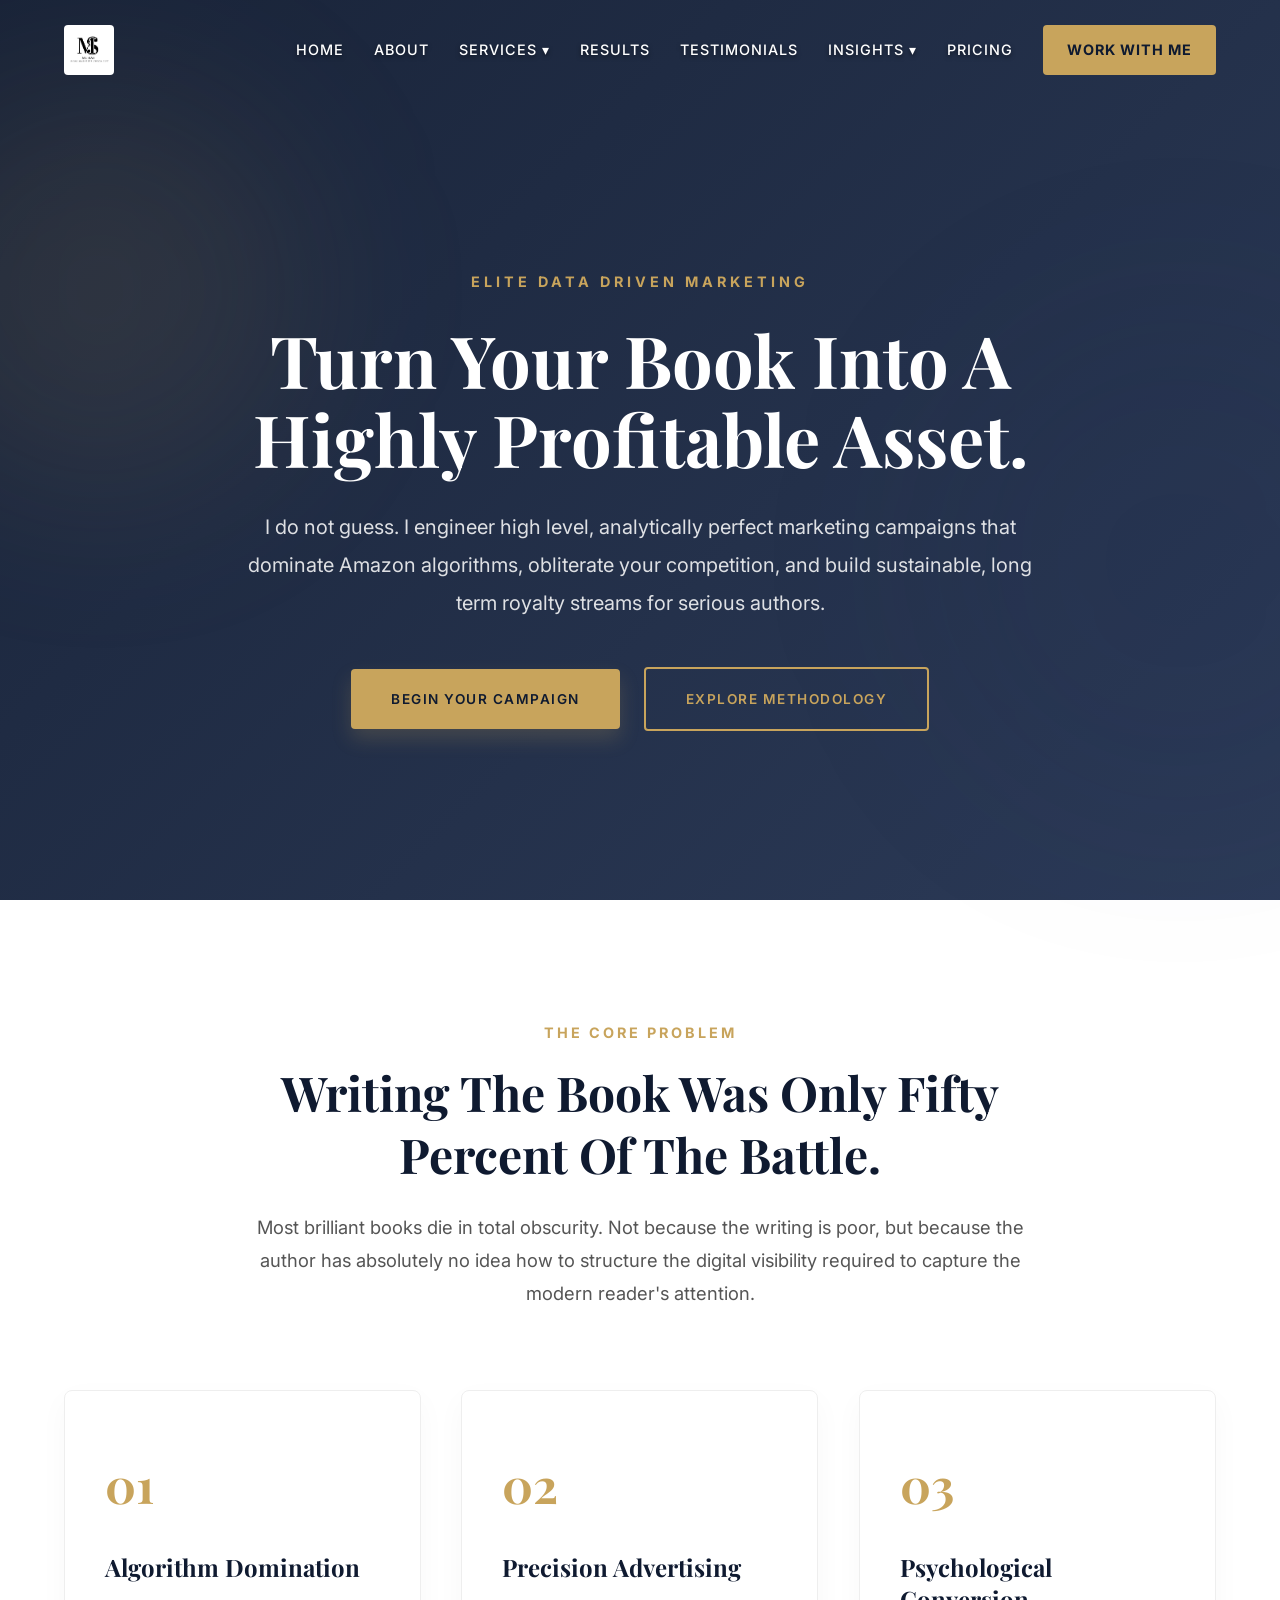
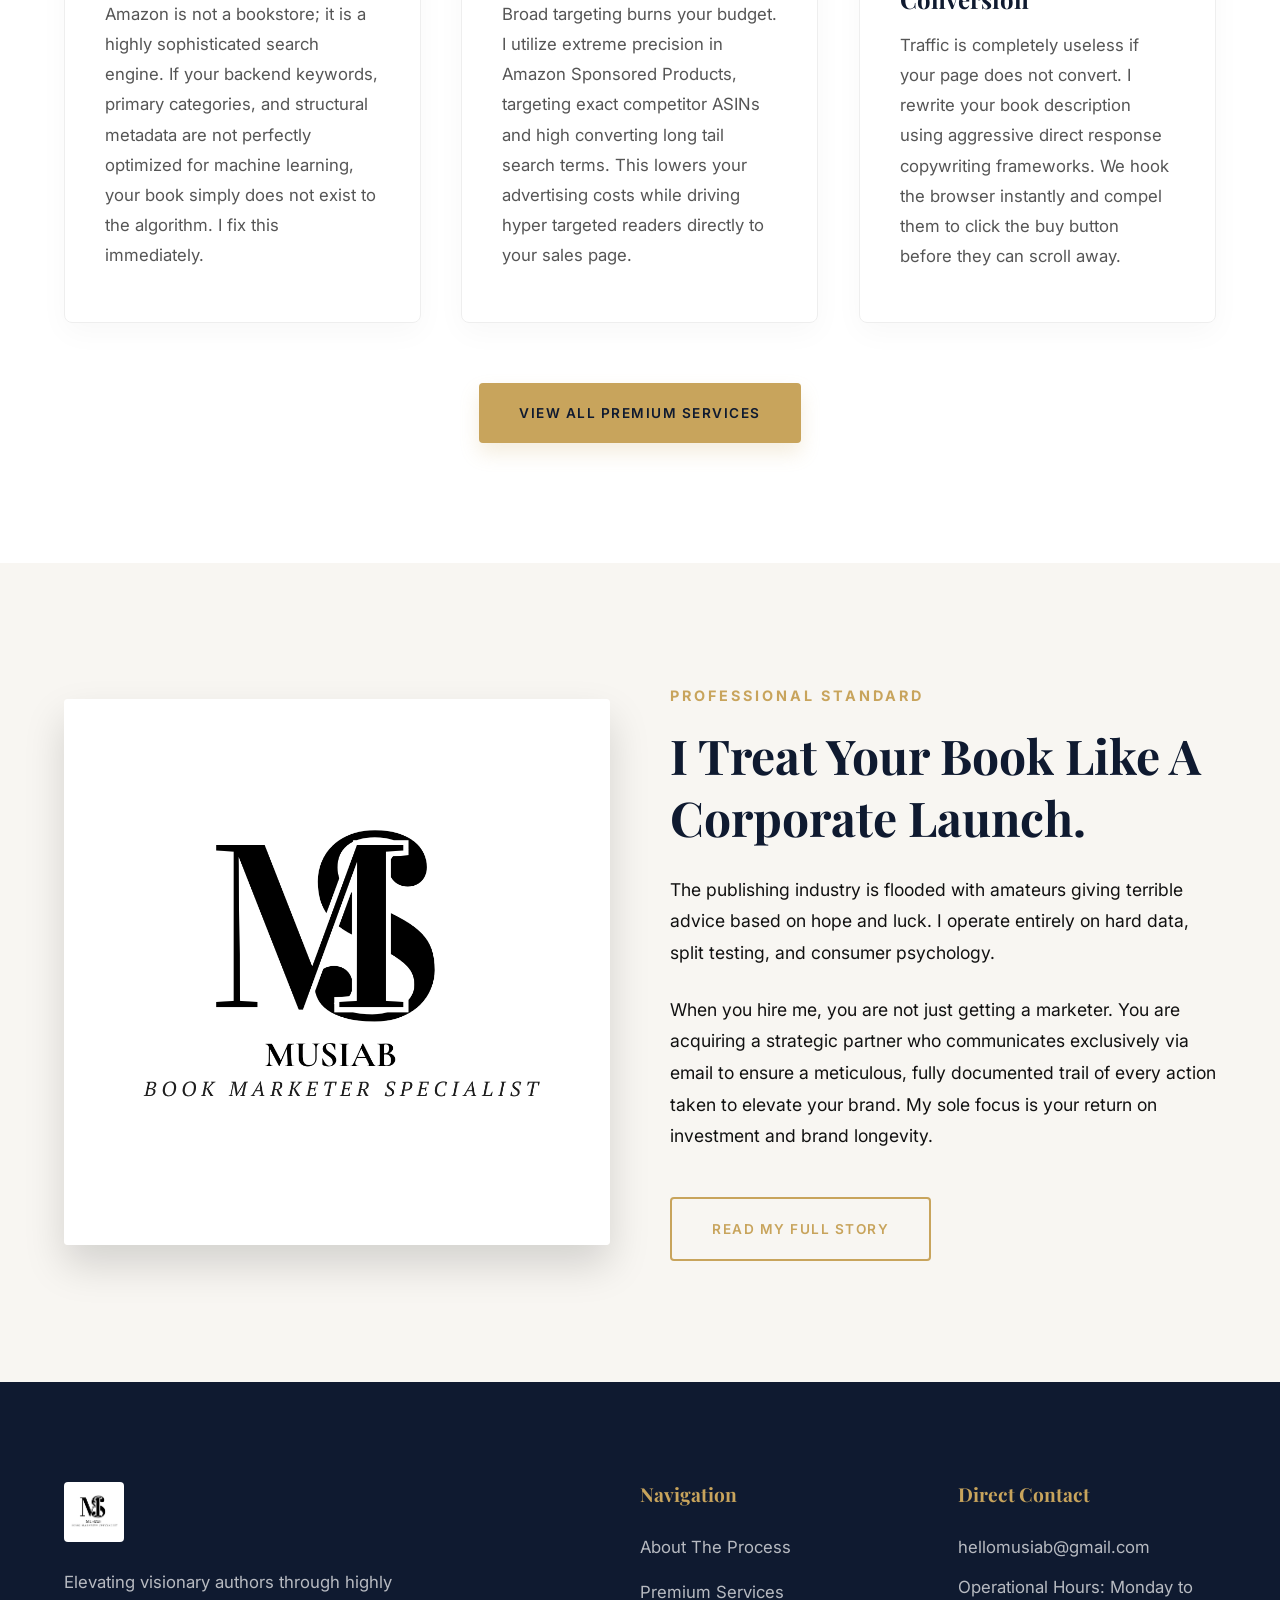
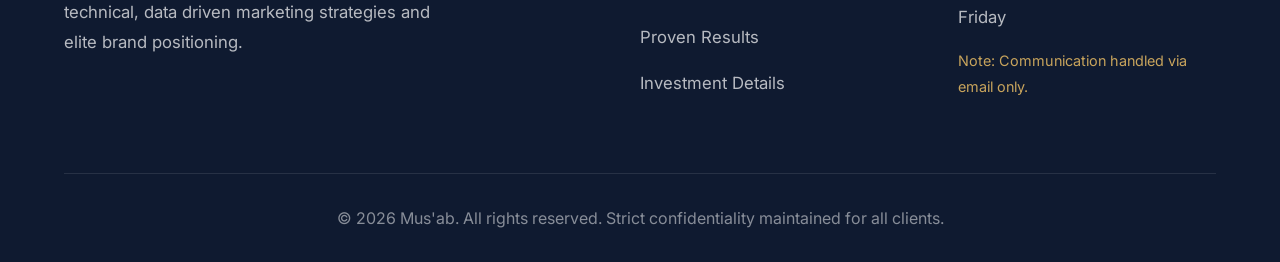
<file: index.html>
<!DOCTYPE html>
<html lang="en">
<head>
    <meta charset="UTF-8">
    <meta name="viewport" content="width=device-width, initial-scale=1.0">
    <title>Mus'ab | Elite Book Marketing & Brand Strategy</title>
    
    <!-- Google Fonts -->
    <link rel="preconnect" href="https://fonts.googleapis.com">
    <link rel="preconnect" href="https://fonts.gstatic.com" crossorigin>
    <link href="https://fonts.googleapis.com/css2?family=Playfair+Display:ital,wght@0,400;0,600;0,700;1,400&family=Inter:wght@300;400;500;600;700&display=swap" rel="stylesheet">
    
    <!-- Custom CSS -->
    <link rel="stylesheet" href="style.css">
    
    <!-- Favicon -->
    <link rel="icon" type="image/png" href="Musab.png">
</head>
<body>

    <!-- Premium Animated Loader -->
    <div id="loader">
        <div class="spinner"></div>
        <div class="loader-text">Loading Excellence</div>
    </div>

    <!-- Floating Background Shapes -->
    <div class="floating-shape shape-1"></div>
    <div class="floating-shape shape-2"></div>

    <!-- NAVIGATION (MULTI-PAGE) -->
    <header class="navbar">
        <div class="container">
            <a href="index.html" class="logo">
                <img src="Musab.png" alt="Mus'ab Brand Logo">
            </a>
            <nav>
                <div class="mobile-toggle">
                    <span></span>
                    <span></span>
                    <span></span>
                </div>
                <ul class="nav-links">
                    <li class="nav-item"><a href="index.html" class="nav-link">Home</a></li>
                    <li class="nav-item"><a href="about.html" class="nav-link">About</a></li>
                    <li class="nav-item has-dropdown">
                        <a href="service.html" class="nav-link">Services ▾</a>
                        <ul class="dropdown-menu">
                            <li><a href="service.html">Amazon Ads Mastery</a></li>
                            <li><a href="service.html">Metadata Overhaul</a></li>
                            <li><a href="service.html">Full Launch Campaigns</a></li>
                            <li><a href="service.html">Brand Strategy</a></li>
                        </ul>
                    </li>
                    <li class="nav-item"><a href="result.html" class="nav-link">Results</a></li>
                    <li class="nav-item"><a href="testimonials.html" class="nav-link">Testimonials</a></li>
                    <li class="nav-item has-dropdown">
                        <a href="resources.html" class="nav-link">Insights ▾</a>
                        <ul class="dropdown-menu">
                            <li><a href="blog.html">Marketing Journal</a></li>
                            <li><a href="resources.html">Free Resources</a></li>
                            <li><a href="faq.html">FAQ</a></li>
                        </ul>
                    </li>
                    <li class="nav-item"><a href="pricing.html" class="nav-link">Pricing</a></li>
                    <li class="nav-item"><a href="contact.html" class="nav-link btn-nav">Work With Me</a></li>
                </ul>
            </nav>
        </div>
    </header>

    <!-- MAIN HOMEPAGE CONTENT -->
    <main>
        <!-- HERO SECTION -->
        <section class="hero">
            <div class="container hero-content">
                <span class="gold-subtitle reveal fade-down">Elite Data Driven Marketing</span>
                <h1 class="hero-title reveal fade-up delay-1">Turn Your Book Into A Highly Profitable Asset.</h1>
                <p class="hero-description reveal fade-up delay-2">I do not guess. I engineer high level, analytically perfect marketing campaigns that dominate Amazon algorithms, obliterate your competition, and build sustainable, long term royalty streams for serious authors.</p>
                <div class="reveal zoom-in delay-3">
                    <a href="contact.html" class="btn primary-btn" style="margin-right: 20px;">Begin Your Campaign</a>
                    <a href="service.html" class="btn secondary-btn">Explore Methodology</a>
                </div>
            </div>
        </section>

        <!-- INTRO TO METHODOLOGY SECTION -->
        <section class="section">
            <div class="container">
                <div class="section-header reveal fade-up">
                    <span class="section-subtitle">The Core Problem</span>
                    <h2 class="section-title">Writing The Book Was Only Fifty Percent Of The Battle.</h2>
                    <p class="section-description">Most brilliant books die in total obscurity. Not because the writing is poor, but because the author has absolutely no idea how to structure the digital visibility required to capture the modern reader's attention.</p>
                </div>

                <div class="grid-3">
                    <div class="feature-card reveal fade-up delay-1">
                        <div class="feature-icon">01</div>
                        <h3>Algorithm Domination</h3>
                        <p>Amazon is not a bookstore; it is a highly sophisticated search engine. If your backend keywords, primary categories, and structural metadata are not perfectly optimized for machine learning, your book simply does not exist to the algorithm. I fix this immediately.</p>
                    </div>
                    
                    <div class="feature-card reveal fade-up delay-2">
                        <div class="feature-icon">02</div>
                        <h3>Precision Advertising</h3>
                        <p>Broad targeting burns your budget. I utilize extreme precision in Amazon Sponsored Products, targeting exact competitor ASINs and high converting long tail search terms. This lowers your advertising costs while driving hyper targeted readers directly to your sales page.</p>
                    </div>

                    <div class="feature-card reveal fade-up delay-3">
                        <div class="feature-icon">03</div>
                        <h3>Psychological Conversion</h3>
                        <p>Traffic is completely useless if your page does not convert. I rewrite your book description using aggressive direct response copywriting frameworks. We hook the browser instantly and compel them to click the buy button before they can scroll away.</p>
                    </div>
                </div>
                
                <div class="reveal fade-up" style="text-align: center; margin-top: 60px;">
                    <a href="service.html" class="btn primary-btn">View All Premium Services</a>
                </div>
            </div>
        </section>

        <!-- ABOUT TEASER SECTION -->
        <section class="section alt-bg">
            <div class="container">
                <div class="grid-2">
                    <div class="reveal fade-right">
                        <img src="Musab.png" alt="Mus'ab Marketing Strategy" style="box-shadow: 0 20px 40px rgba(0,0,0,0.15); border: 10px solid #fff;">
                    </div>
                    <div class="reveal fade-left">
                        <span class="section-subtitle">Professional Standard</span>
                        <h2 class="section-title">I Treat Your Book Like A Corporate Launch.</h2>
                        <p class="text-box">The publishing industry is flooded with amateurs giving terrible advice based on hope and luck. I operate entirely on hard data, split testing, and consumer psychology.</p>
                        <p class="text-box">When you hire me, you are not just getting a marketer. You are acquiring a strategic partner who communicates exclusively via email to ensure a meticulous, fully documented trail of every action taken to elevate your brand. My sole focus is your return on investment and brand longevity.</p>
                        <a href="about.html" class="btn secondary-btn" style="margin-top: 20px;">Read My Full Story</a>
                    </div>
                </div>
            </div>
        </section>
    </main>

    <!-- GLOBAL FOOTER -->
    <footer class="site-footer">
        <div class="container">
            <div class="footer-grid">
                <div class="footer-brand reveal fade-up">
                    <img src="Musab.png" alt="Mus'ab Logo" class="footer-logo">
                    <p>Elevating visionary authors through highly technical, data driven marketing strategies and elite brand positioning.</p>
                </div>
                
                <div class="footer-links reveal fade-up delay-1">
                    <h4>Navigation</h4>
                    <ul>
                        <li><a href="about.html">About The Process</a></li>
                        <li><a href="service.html">Premium Services</a></li>
                        <li><a href="result.html">Proven Results</a></li>
                        <li><a href="pricing.html">Investment Details</a></li>
                    </ul>
                </div>
                
                <div class="footer-contact reveal fade-up delay-2">
                    <h4>Direct Contact</h4>
                    <a href="mailto:hellomusiab@gmail.com">hellomusiab@gmail.com</a>
                    <p>Operational Hours: Monday to Friday</p>
                    <p style="color: var(--secondary); font-size: 0.9rem; margin-top: 15px;">Note: Communication handled via email only.</p>
                </div>
            </div>
            
            <div class="footer-bottom reveal fade-up delay-3">
                <p>&copy; 2026 Mus'ab. All rights reserved. Strict confidentiality maintained for all clients.</p>
            </div>
        </div>
    </footer>

    <!-- JS Scripts -->
    <script src="main.js"></script>
</body>
</html>
</file>
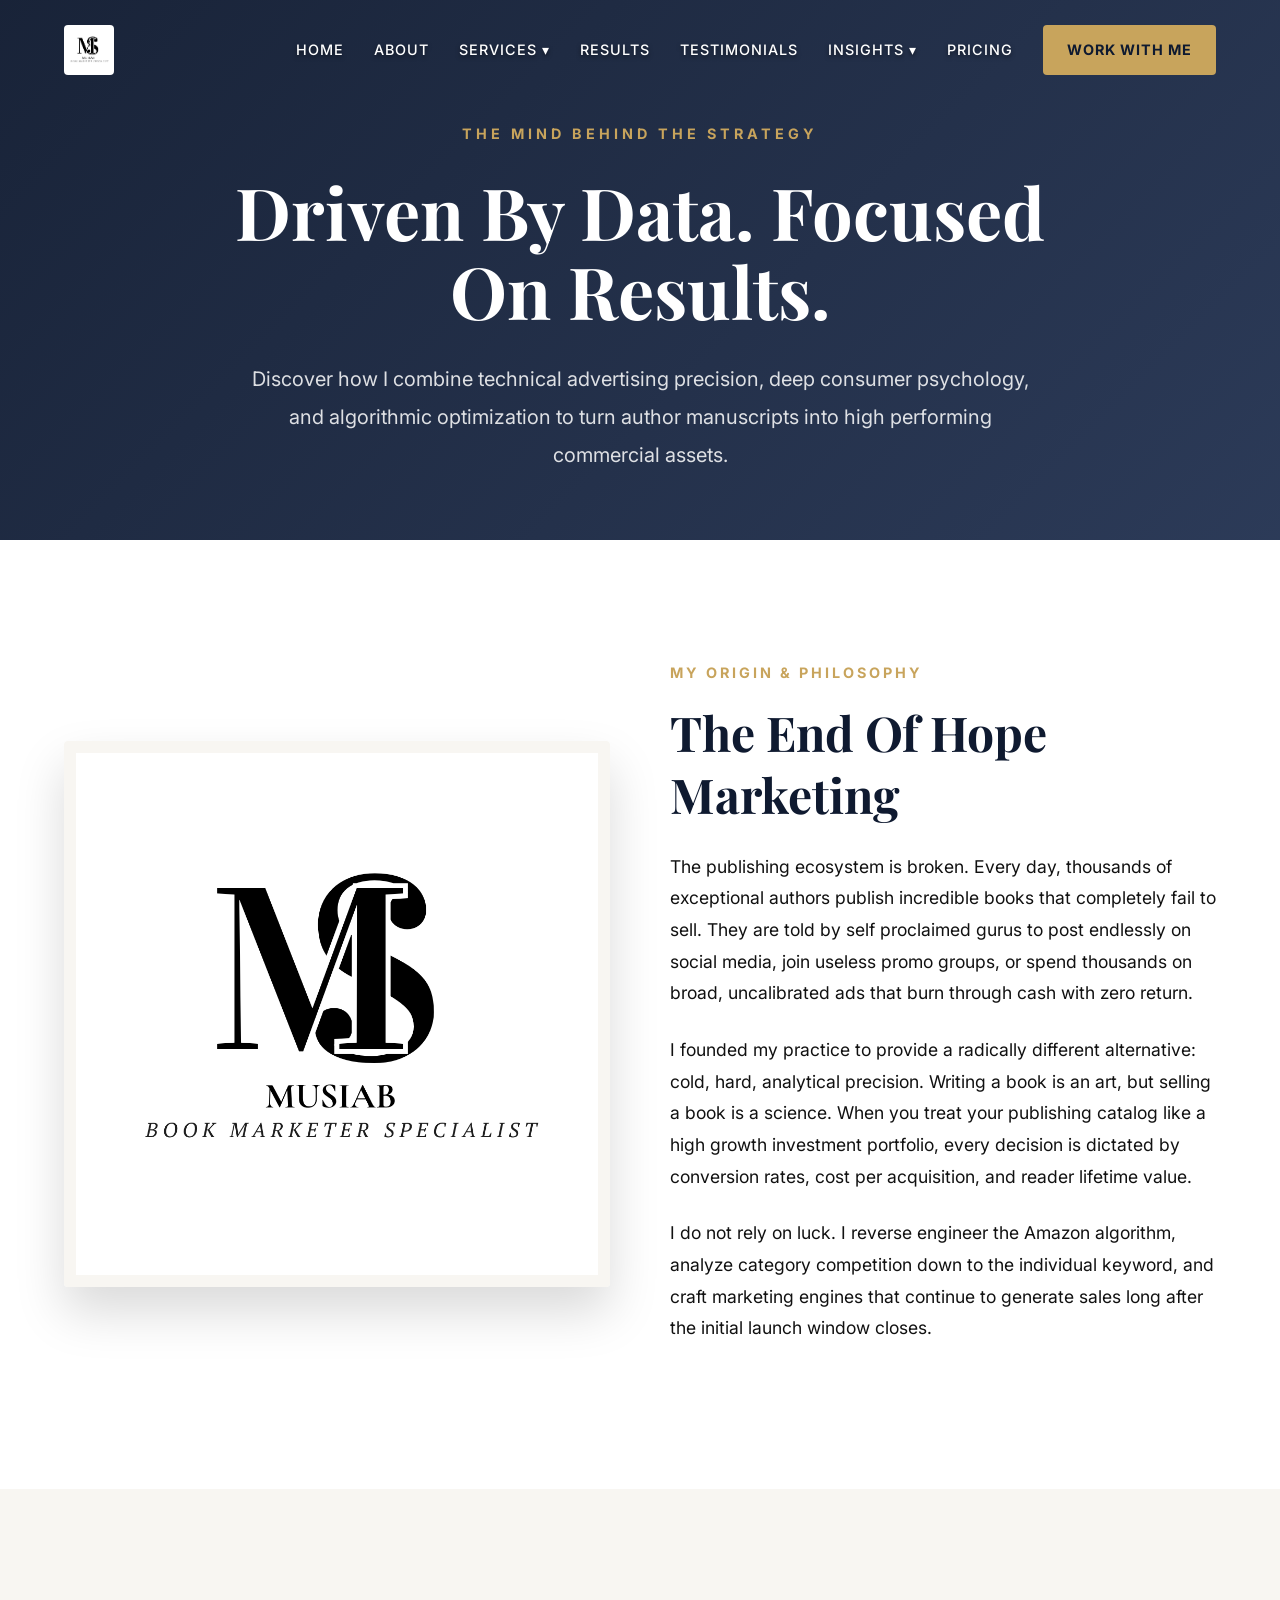
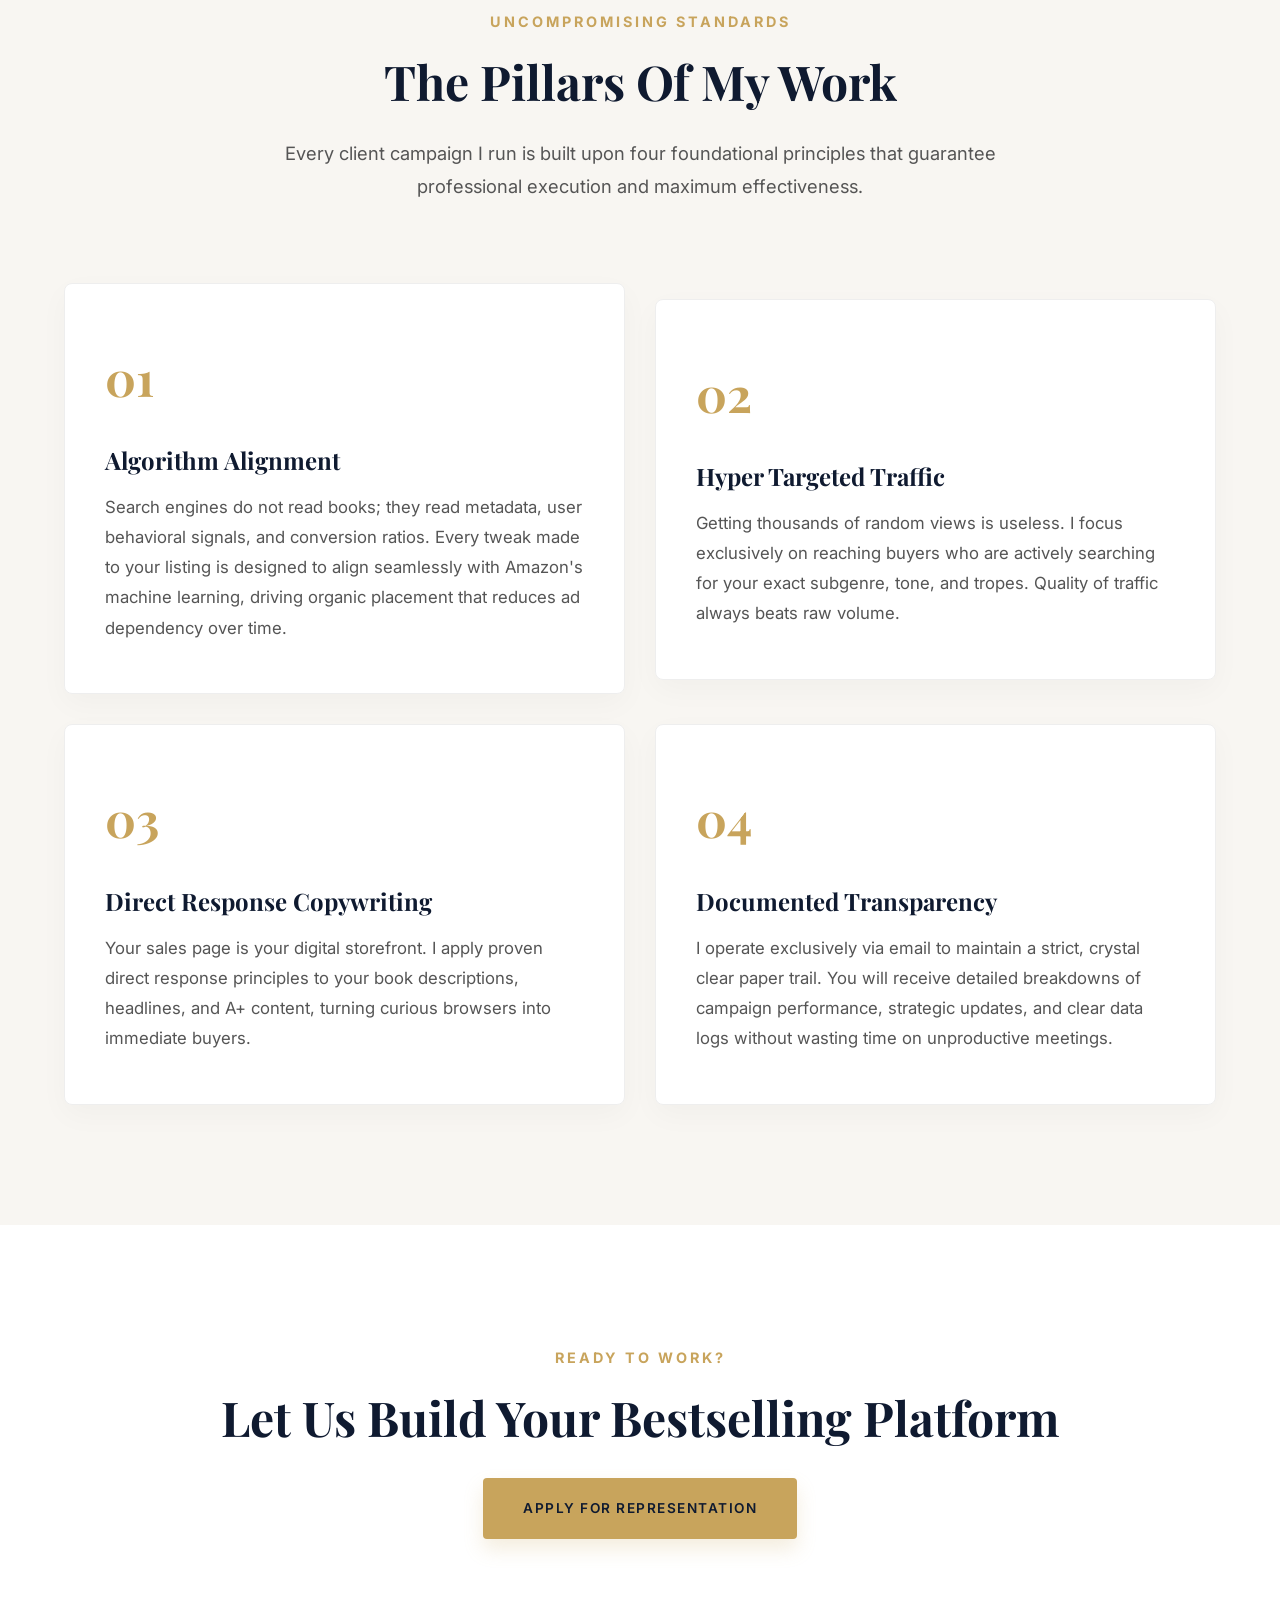
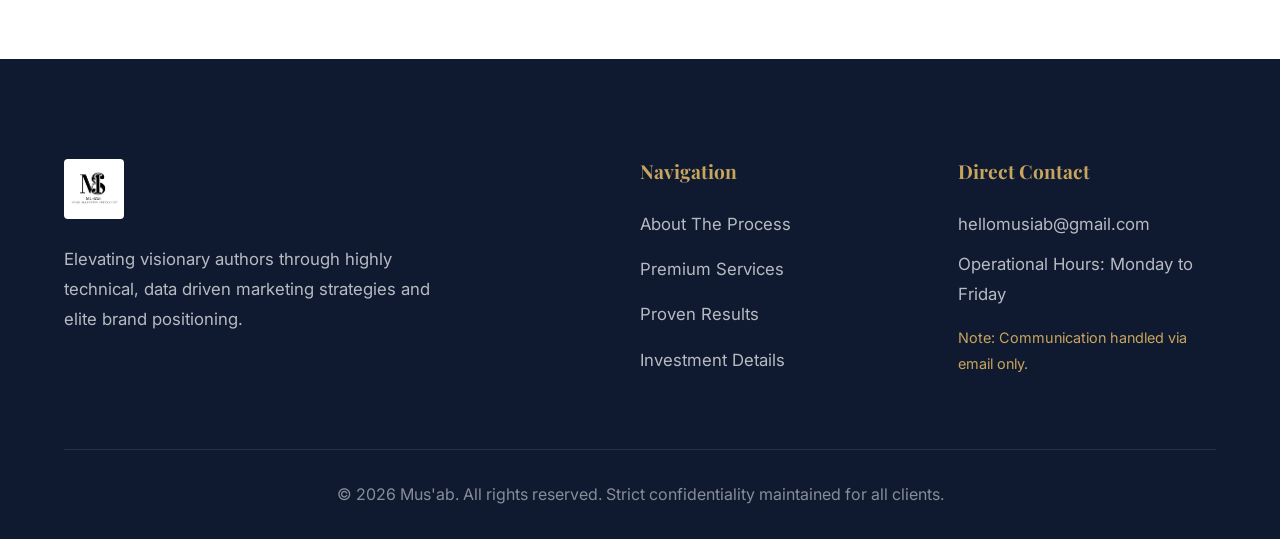
<file: about.html>
<!DOCTYPE html>
<html lang="en">
<head>
    <meta charset="UTF-8">
    <meta name="viewport" content="width=device-width, initial-scale=1.0">
    <title>About Mus'ab | Elite Book Marketing Strategist</title>
    <link rel="preconnect" href="https://fonts.googleapis.com">
    <link rel="preconnect" href="https://fonts.gstatic.com" crossorigin>
    <link href="https://fonts.googleapis.com/css2?family=Playfair+Display:ital,wght@0,400;0,600;0,700;1,400&family=Inter:wght@300;400;500;600;700&display=swap" rel="stylesheet">
    <link rel="stylesheet" href="style.css">
    <link rel="icon" type="image/png" href="Musab.png">
</head>
<body>

    <!-- Animated Loader -->
    <div id="loader">
        <div class="spinner"></div>
        <div class="loader-text">Loading About Mus'ab</div>
    </div>

    <!-- Navigation -->
    <header class="navbar">
        <div class="container">
            <a href="index.html" class="logo">
                <img src="Musab.png" alt="Mus'ab Brand Logo">
            </a>
            <nav>
                <div class="mobile-toggle">
                    <span></span>
                    <span></span>
                    <span></span>
                </div>
                <ul class="nav-links">
                    <li class="nav-item"><a href="index.html" class="nav-link">Home</a></li>
                    <li class="nav-item"><a href="about.html" class="nav-link">About</a></li>
                    <li class="nav-item has-dropdown">
                        <a href="service.html" class="nav-link">Services ▾</a>
                        <ul class="dropdown-menu">
                            <li><a href="service.html">Amazon Ads Mastery</a></li>
                            <li><a href="service.html">Metadata Overhaul</a></li>
                            <li><a href="service.html">Full Launch Campaigns</a></li>
                            <li><a href="service.html">Brand Strategy</a></li>
                        </ul>
                    </li>
                    <li class="nav-item"><a href="result.html" class="nav-link">Results</a></li>
                    <li class="nav-item"><a href="testimonials.html" class="nav-link">Testimonials</a></li>
                    <li class="nav-item has-dropdown">
                        <a href="resources.html" class="nav-link">Insights ▾</a>
                        <ul class="dropdown-menu">
                            <li><a href="blog.html">Marketing Journal</a></li>
                            <li><a href="resources.html">Free Resources</a></li>
                            <li><a href="faq.html">FAQ</a></li>
                        </ul>
                    </li>
                    <li class="nav-item"><a href="pricing.html" class="nav-link">Pricing</a></li>
                    <li class="nav-item"><a href="contact.html" class="nav-link btn-nav">Work With Me</a></li>
                </ul>
            </nav>
        </div>
    </header>

    <main>
        <!-- PAGE HERO -->
        <section class="hero" style="min-height: 60vh;">
            <div class="container hero-content">
                <span class="gold-subtitle reveal fade-down">The Mind Behind The Strategy</span>
                <h1 class="hero-title reveal fade-up delay-1">Driven By Data. Focused On Results.</h1>
                <p class="hero-description reveal fade-up delay-2">Discover how I combine technical advertising precision, deep consumer psychology, and algorithmic optimization to turn author manuscripts into high performing commercial assets.</p>
            </div>
        </section>

        <!-- DETAILED STORY SECTION -->
        <section class="section">
            <div class="container">
                <div class="grid-2">
                    <div class="reveal fade-right">
                        <img src="Musab.png" alt="Mus'ab Profile Image" style="border: 12px solid var(--off-white); box-shadow: 0 25px 50px rgba(0,0,0,0.15);">
                    </div>
                    <div class="reveal fade-left">
                        <span class="section-subtitle">My Origin & Philosophy</span>
                        <h2 class="section-title">The End Of Hope Marketing</h2>
                        <p class="text-box">The publishing ecosystem is broken. Every day, thousands of exceptional authors publish incredible books that completely fail to sell. They are told by self proclaimed gurus to post endlessly on social media, join useless promo groups, or spend thousands on broad, uncalibrated ads that burn through cash with zero return.</p>
                        <p class="text-box">I founded my practice to provide a radically different alternative: cold, hard, analytical precision. Writing a book is an art, but selling a book is a science. When you treat your publishing catalog like a high growth investment portfolio, every decision is dictated by conversion rates, cost per acquisition, and reader lifetime value.</p>
                        <p class="text-box">I do not rely on luck. I reverse engineer the Amazon algorithm, analyze category competition down to the individual keyword, and craft marketing engines that continue to generate sales long after the initial launch window closes.</p>
                    </div>
                </div>
            </div>
        </section>

        <!-- CORE PRINCIPLES -->
        <section class="section alt-bg">
            <div class="container">
                <div class="section-header reveal fade-up">
                    <span class="section-subtitle">Uncompromising Standards</span>
                    <h2 class="section-title">The Pillars Of My Work</h2>
                    <p class="section-description">Every client campaign I run is built upon four foundational principles that guarantee professional execution and maximum effectiveness.</p>
                </div>

                <div class="grid-2" style="gap: 30px;">
                    <div class="feature-card reveal fade-up delay-1">
                        <div class="feature-icon">01</div>
                        <h3>Algorithm Alignment</h3>
                        <p>Search engines do not read books; they read metadata, user behavioral signals, and conversion ratios. Every tweak made to your listing is designed to align seamlessly with Amazon's machine learning, driving organic placement that reduces ad dependency over time.</p>
                    </div>

                    <div class="feature-card reveal fade-up delay-2">
                        <div class="feature-icon">02</div>
                        <h3>Hyper Targeted Traffic</h3>
                        <p>Getting thousands of random views is useless. I focus exclusively on reaching buyers who are actively searching for your exact subgenre, tone, and tropes. Quality of traffic always beats raw volume.</p>
                    </div>

                    <div class="feature-card reveal fade-up delay-1">
                        <div class="feature-icon">03</div>
                        <h3>Direct Response Copywriting</h3>
                        <p>Your sales page is your digital storefront. I apply proven direct response principles to your book descriptions, headlines, and A+ content, turning curious browsers into immediate buyers.</p>
                    </div>

                    <div class="feature-card reveal fade-up delay-2">
                        <div class="feature-icon">04</div>
                        <h3>Documented Transparency</h3>
                        <p>I operate exclusively via email to maintain a strict, crystal clear paper trail. You will receive detailed breakdowns of campaign performance, strategic updates, and clear data logs without wasting time on unproductive meetings.</p>
                    </div>
                </div>
            </div>
        </section>

        <!-- CALL TO ACTION -->
        <section class="section">
            <div class="container" style="text-align: center;">
                <div class="reveal zoom-in">
                    <span class="section-subtitle">Ready To Work?</span>
                    <h2 class="section-title" style="margin-bottom: 30px;">Let Us Build Your Bestselling Platform</h2>
                    <a href="contact.html" class="btn primary-btn">Apply For Representation</a>
                </div>
            </div>
        </section>
    </main>

    <!-- FOOTER -->
    <footer class="site-footer">
        <div class="container">
            <div class="footer-grid">
                <div class="footer-brand reveal fade-up">
                    <img src="Musab.png" alt="Mus'ab Logo" class="footer-logo">
                    <p>Elevating visionary authors through highly technical, data driven marketing strategies and elite brand positioning.</p>
                </div>
                
                <div class="footer-links reveal fade-up delay-1">
                    <h4>Navigation</h4>
                    <ul>
                        <li><a href="about.html">About The Process</a></li>
                        <li><a href="service.html">Premium Services</a></li>
                        <li><a href="result.html">Proven Results</a></li>
                        <li><a href="pricing.html">Investment Details</a></li>
                    </ul>
                </div>
                
                <div class="footer-contact reveal fade-up delay-2">
                    <h4>Direct Contact</h4>
                    <a href="mailto:hellomusiab@gmail.com">hellomusiab@gmail.com</a>
                    <p>Operational Hours: Monday to Friday</p>
                    <p style="color: var(--secondary); font-size: 0.9rem; margin-top: 15px;">Note: Communication handled via email only.</p>
                </div>
            </div>
            
            <div class="footer-bottom reveal fade-up delay-3">
                <p>&copy; 2026 Mus'ab. All rights reserved. Strict confidentiality maintained for all clients.</p>
            </div>
        </div>
    </footer>

    <script src="main.js"></script>
</body>
</html>
</file>
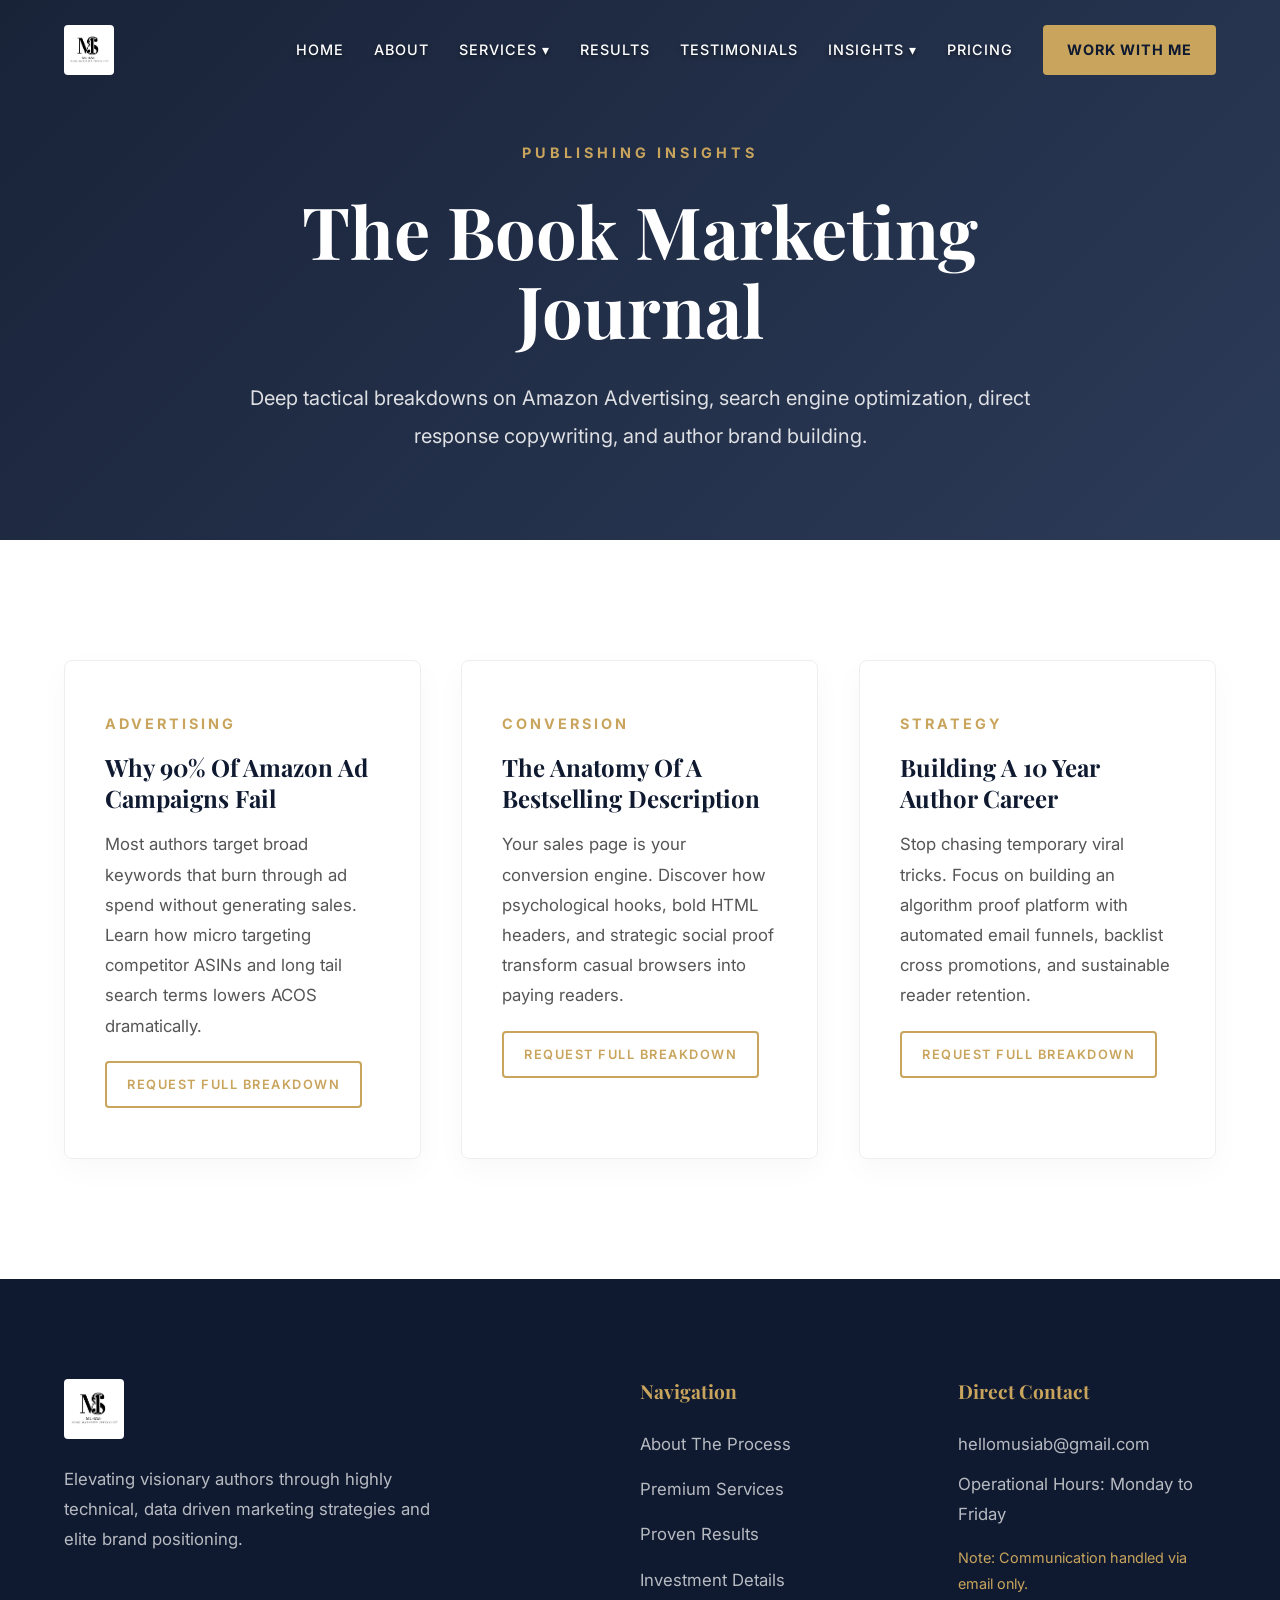
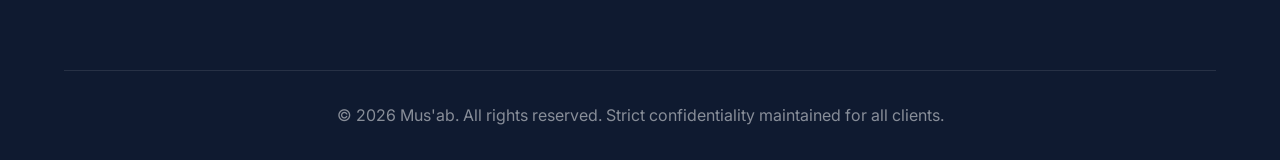
<file: blog.html>
<!DOCTYPE html>
<html lang="en">
<head>
    <meta charset="UTF-8">
    <meta name="viewport" content="width=device-width, initial-scale=1.0">
    <title>Marketing Journal | Mus'ab</title>
    <link rel="preconnect" href="https://fonts.googleapis.com">
    <link rel="preconnect" href="https://fonts.gstatic.com" crossorigin>
    <link href="https://fonts.googleapis.com/css2?family=Playfair+Display:ital,wght@0,400;0,600;0,700;1,400&family=Inter:wght@300;400;500;600;700&display=swap" rel="stylesheet">
    <link rel="stylesheet" href="style.css">
    <link rel="icon" type="image/png" href="Musab.png">
</head>
<body>

    <div id="loader">
        <div class="spinner"></div>
        <div class="loader-text">Loading Journal</div>
    </div>

    <header class="navbar">
        <div class="container">
            <a href="index.html" class="logo">
                <img src="Musab.png" alt="Mus'ab Brand Logo">
            </a>
            <nav>
                <div class="mobile-toggle">
                    <span></span>
                    <span></span>
                    <span></span>
                </div>
                <ul class="nav-links">
                    <li class="nav-item"><a href="index.html" class="nav-link">Home</a></li>
                    <li class="nav-item"><a href="about.html" class="nav-link">About</a></li>
                    <li class="nav-item has-dropdown">
                        <a href="service.html" class="nav-link">Services ▾</a>
                        <ul class="dropdown-menu">
                            <li><a href="service.html">Amazon Ads Mastery</a></li>
                            <li><a href="service.html">Metadata Overhaul</a></li>
                            <li><a href="service.html">Full Launch Campaigns</a></li>
                            <li><a href="service.html">Brand Strategy</a></li>
                        </ul>
                    </li>
                    <li class="nav-item"><a href="result.html" class="nav-link">Results</a></li>
                    <li class="nav-item"><a href="testimonials.html" class="nav-link">Testimonials</a></li>
                    <li class="nav-item has-dropdown">
                        <a href="resources.html" class="nav-link">Insights ▾</a>
                        <ul class="dropdown-menu">
                            <li><a href="blog.html">Marketing Journal</a></li>
                            <li><a href="resources.html">Free Resources</a></li>
                            <li><a href="faq.html">FAQ</a></li>
                        </ul>
                    </li>
                    <li class="nav-item"><a href="pricing.html" class="nav-link">Pricing</a></li>
                    <li class="nav-item"><a href="contact.html" class="nav-link btn-nav">Work With Me</a></li>
                </ul>
            </nav>
        </div>
    </header>

    <main>
        <section class="hero" style="min-height: 60vh;">
            <div class="container hero-content">
                <span class="gold-subtitle reveal fade-down">Publishing Insights</span>
                <h1 class="hero-title reveal fade-up delay-1">The Book Marketing Journal</h1>
                <p class="hero-description reveal fade-up delay-2">Deep tactical breakdowns on Amazon Advertising, search engine optimization, direct response copywriting, and author brand building.</p>
            </div>
        </section>

        <section class="section">
            <div class="container">
                <div class="grid-3">
                    
                    <article class="feature-card reveal fade-up delay-1">
                        <span class="section-subtitle">Advertising</span>
                        <h3>Why 90% Of Amazon Ad Campaigns Fail</h3>
                        <p style="margin: 15px 0 20px;">Most authors target broad keywords that burn through ad spend without generating sales. Learn how micro targeting competitor ASINs and long tail search terms lowers ACOS dramatically.</p>
                        <a href="mailto:hellomusiab@gmail.com" class="btn secondary-btn" style="padding: 10px 20px; font-size: 0.8rem;">Request Full Breakdown</a>
                    </article>

                    <article class="feature-card reveal fade-up delay-2">
                        <span class="section-subtitle">Conversion</span>
                        <h3>The Anatomy Of A Bestselling Description</h3>
                        <p style="margin: 15px 0 20px;">Your sales page is your conversion engine. Discover how psychological hooks, bold HTML headers, and strategic social proof transform casual browsers into paying readers.</p>
                        <a href="mailto:hellomusiab@gmail.com" class="btn secondary-btn" style="padding: 10px 20px; font-size: 0.8rem;">Request Full Breakdown</a>
                    </article>

                    <article class="feature-card reveal fade-up delay-3">
                        <span class="section-subtitle">Strategy</span>
                        <h3>Building A 10 Year Author Career</h3>
                        <p style="margin: 15px 0 20px;">Stop chasing temporary viral tricks. Focus on building an algorithm proof platform with automated email funnels, backlist cross promotions, and sustainable reader retention.</p>
                        <a href="mailto:hellomusiab@gmail.com" class="btn secondary-btn" style="padding: 10px 20px; font-size: 0.8rem;">Request Full Breakdown</a>
                    </article>

                </div>
            </div>
        </section>
    </main>

    <footer class="site-footer">
        <div class="container">
            <div class="footer-grid">
                <div class="footer-brand reveal fade-up">
                    <img src="Musab.png" alt="Mus'ab Logo" class="footer-logo">
                    <p>Elevating visionary authors through highly technical, data driven marketing strategies and elite brand positioning.</p>
                </div>
                
                <div class="footer-links reveal fade-up delay-1">
                    <h4>Navigation</h4>
                    <ul>
                        <li><a href="about.html">About The Process</a></li>
                        <li><a href="service.html">Premium Services</a></li>
                        <li><a href="result.html">Proven Results</a></li>
                        <li><a href="pricing.html">Investment Details</a></li>
                    </ul>
                </div>
                
                <div class="footer-contact reveal fade-up delay-2">
                    <h4>Direct Contact</h4>
                    <a href="mailto:hellomusiab@gmail.com">hellomusiab@gmail.com</a>
                    <p>Operational Hours: Monday to Friday</p>
                    <p style="color: var(--secondary); font-size: 0.9rem; margin-top: 15px;">Note: Communication handled via email only.</p>
                </div>
            </div>
            
            <div class="footer-bottom reveal fade-up delay-3">
                <p>&copy; 2026 Mus'ab. All rights reserved. Strict confidentiality maintained for all clients.</p>
            </div>
        </div>
    </footer>

    <script src="main.js"></script>
</body>
</html>
</file>
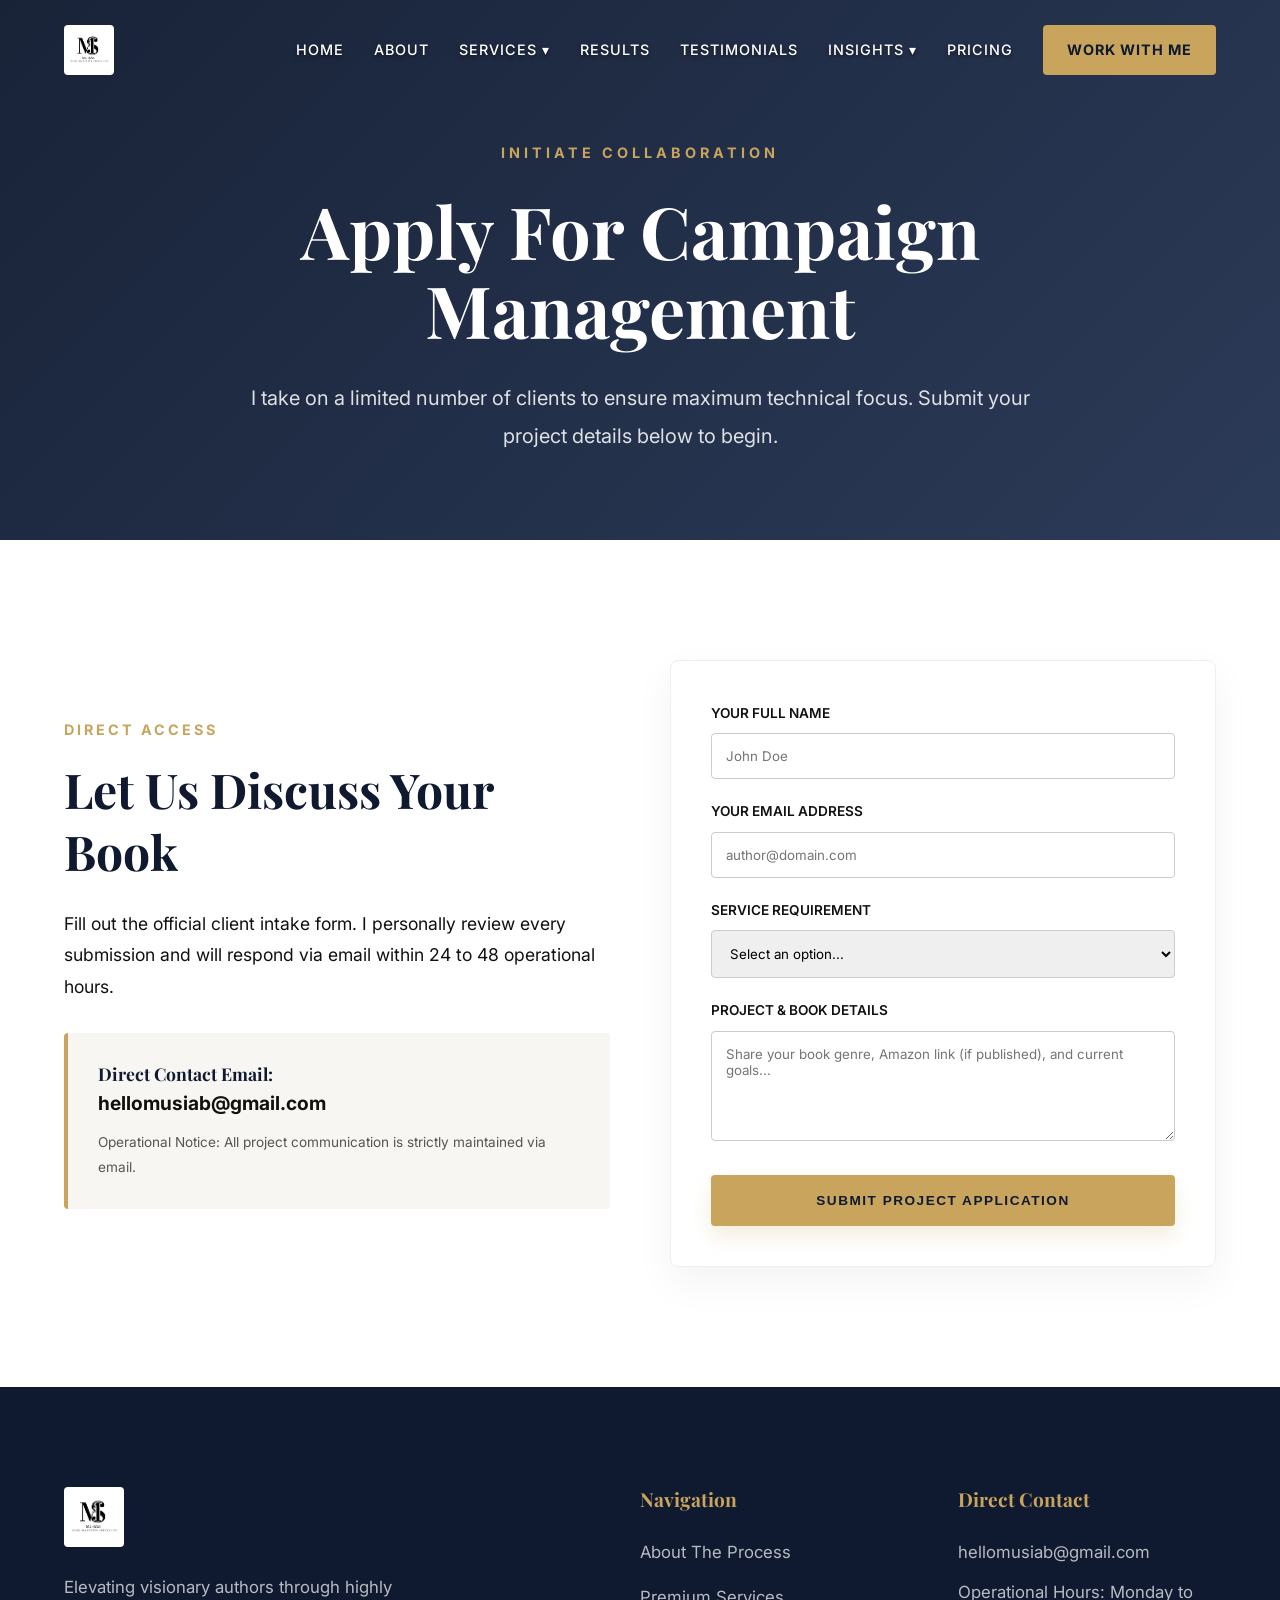
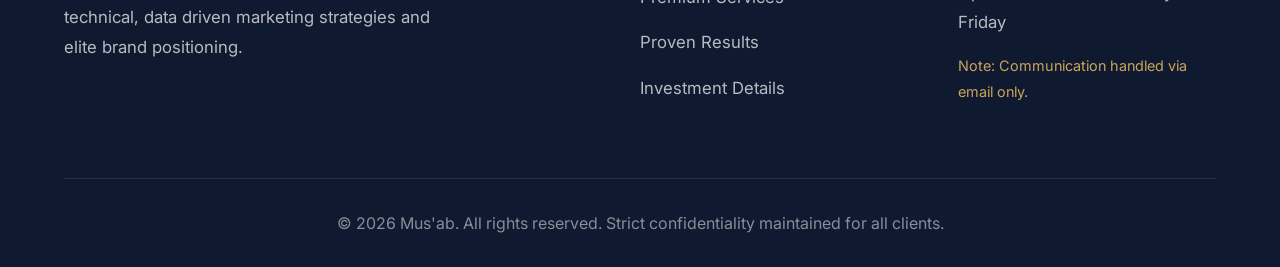
<file: contact.html>
<!DOCTYPE html>
<html lang="en">
<head>
    <meta charset="UTF-8">
    <meta name="viewport" content="width=device-width, initial-scale=1.0">
    <title>Work With Me | Mus'ab</title>
    <link rel="preconnect" href="https://fonts.googleapis.com">
    <link rel="preconnect" href="https://fonts.gstatic.com" crossorigin>
    <link href="https://fonts.googleapis.com/css2?family=Playfair+Display:ital,wght@0,400;0,600;0,700;1,400&family=Inter:wght@300;400;500;600;700&display=swap" rel="stylesheet">
    <link rel="stylesheet" href="style.css">
    <link rel="icon" type="image/png" href="Musab.png">
</head>
<body>

    <div id="loader">
        <div class="spinner"></div>
        <div class="loader-text">Loading Form</div>
    </div>

    <header class="navbar">
        <div class="container">
            <a href="index.html" class="logo">
                <img src="Musab.png" alt="Mus'ab Brand Logo">
            </a>
            <nav>
                <div class="mobile-toggle">
                    <span></span>
                    <span></span>
                    <span></span>
                </div>
                <ul class="nav-links">
                    <li class="nav-item"><a href="index.html" class="nav-link">Home</a></li>
                    <li class="nav-item"><a href="about.html" class="nav-link">About</a></li>
                    <li class="nav-item has-dropdown">
                        <a href="service.html" class="nav-link">Services ▾</a>
                        <ul class="dropdown-menu">
                            <li><a href="service.html">Amazon Ads Mastery</a></li>
                            <li><a href="service.html">Metadata Overhaul</a></li>
                            <li><a href="service.html">Full Launch Campaigns</a></li>
                            <li><a href="service.html">Brand Strategy</a></li>
                        </ul>
                    </li>
                    <li class="nav-item"><a href="result.html" class="nav-link">Results</a></li>
                    <li class="nav-item"><a href="testimonials.html" class="nav-link">Testimonials</a></li>
                    <li class="nav-item has-dropdown">
                        <a href="resources.html" class="nav-link">Insights ▾</a>
                        <ul class="dropdown-menu">
                            <li><a href="blog.html">Marketing Journal</a></li>
                            <li><a href="resources.html">Free Resources</a></li>
                            <li><a href="faq.html">FAQ</a></li>
                        </ul>
                    </li>
                    <li class="nav-item"><a href="pricing.html" class="nav-link">Pricing</a></li>
                    <li class="nav-item"><a href="contact.html" class="nav-link btn-nav">Work With Me</a></li>
                </ul>
            </nav>
        </div>
    </header>

    <main>
        <section class="hero" style="min-height: 60vh;">
            <div class="container hero-content">
                <span class="gold-subtitle reveal fade-down">Initiate Collaboration</span>
                <h1 class="hero-title reveal fade-up delay-1">Apply For Campaign Management</h1>
                <p class="hero-description reveal fade-up delay-2">I take on a limited number of clients to ensure maximum technical focus. Submit your project details below to begin.</p>
            </div>
        </section>

        <section class="section">
            <div class="container">
                <div class="grid-2">
                    
                    <div class="reveal fade-right">
                        <span class="section-subtitle">Direct Access</span>
                        <h2 class="section-title">Let Us Discuss Your Book</h2>
                        <p class="text-box">Fill out the official client intake form. I personally review every submission and will respond via email within 24 to 48 operational hours.</p>
                        
                        <div style="margin-top: 30px; padding: 30px; background: var(--off-white); border-left: 4px solid var(--secondary); border-radius: 4px;">
                            <h4 style="font-size: 1.1rem; color: var(--primary-dark);">Direct Contact Email:</h4>
                            <a href="mailto:hellomusiab@gmail.com" style="font-size: 1.2rem; font-weight: 700; color: var(--secondary-dark);">hellomusiab@gmail.com</a>
                            <p style="font-size: 0.85rem; color: var(--text-muted); margin-top: 10px;">Operational Notice: All project communication is strictly maintained via email.</p>
                        </div>
                    </div>

                    <div class="reveal fade-left">
                        <form action="https://formspree.io/f/mbggdlda" method="POST" style="background: var(--white); padding: 40px; border-radius: 8px; border: 1px solid #eee; box-shadow: 0 15px 40px rgba(0,0,0,0.05);">
                            
                            <div style="margin-bottom: 20px;">
                                <label style="display: block; font-weight: 600; font-size: 0.85rem; text-transform: uppercase; margin-bottom: 8px;">Your Full Name</label>
                                <input type="text" name="name" required placeholder="John Doe" style="width: 100%; padding: 14px; border: 1px solid #ccc; border-radius: 4px; font-family: inherit;">
                            </div>

                            <div style="margin-bottom: 20px;">
                                <label style="display: block; font-weight: 600; font-size: 0.85rem; text-transform: uppercase; margin-bottom: 8px;">Your Email Address</label>
                                <input type="email" name="_replyto" required placeholder="author@domain.com" style="width: 100%; padding: 14px; border: 1px solid #ccc; border-radius: 4px; font-family: inherit;">
                            </div>

                            <div style="margin-bottom: 20px;">
                                <label style="display: block; font-weight: 600; font-size: 0.85rem; text-transform: uppercase; margin-bottom: 8px;">Service Requirement</label>
                                <select name="service" required style="width: 100%; padding: 14px; border: 1px solid #ccc; border-radius: 4px; font-family: inherit;">
                                    <option value="" disabled selected>Select an option...</option>
                                    <option value="audit">Strategy & Audit ($499)</option>
                                    <option value="launch">Full Launch Domination ($1,499)</option>
                                    <option value="retainer">Monthly Retainer ($999/mo)</option>
                                </select>
                            </div>

                            <div style="margin-bottom: 25px;">
                                <label style="display: block; font-weight: 600; font-size: 0.85rem; text-transform: uppercase; margin-bottom: 8px;">Project & Book Details</label>
                                <textarea name="message" rows="5" required placeholder="Share your book genre, Amazon link (if published), and current goals..." style="width: 100%; padding: 14px; border: 1px solid #ccc; border-radius: 4px; font-family: inherit;"></textarea>
                            </div>

                            <button type="submit" class="btn primary-btn" style="width: 100%;">Submit Project Application</button>
                        </form>
                    </div>

                </div>
            </div>
        </section>
    </main>

    <footer class="site-footer">
        <div class="container">
            <div class="footer-grid">
                <div class="footer-brand reveal fade-up">
                    <img src="Musab.png" alt="Mus'ab Logo" class="footer-logo">
                    <p>Elevating visionary authors through highly technical, data driven marketing strategies and elite brand positioning.</p>
                </div>
                
                <div class="footer-links reveal fade-up delay-1">
                    <h4>Navigation</h4>
                    <ul>
                        <li><a href="about.html">About The Process</a></li>
                        <li><a href="service.html">Premium Services</a></li>
                        <li><a href="result.html">Proven Results</a></li>
                        <li><a href="pricing.html">Investment Details</a></li>
                    </ul>
                </div>
                
                <div class="footer-contact reveal fade-up delay-2">
                    <h4>Direct Contact</h4>
                    <a href="mailto:hellomusiab@gmail.com">hellomusiab@gmail.com</a>
                    <p>Operational Hours: Monday to Friday</p>
                    <p style="color: var(--secondary); font-size: 0.9rem; margin-top: 15px;">Note: Communication handled via email only.</p>
                </div>
            </div>
            
            <div class="footer-bottom reveal fade-up delay-3">
                <p>&copy; 2026 Mus'ab. All rights reserved. Strict confidentiality maintained for all clients.</p>
            </div>
        </div>
    </footer>

    <script src="main.js"></script>
</body>
</html>
</file>
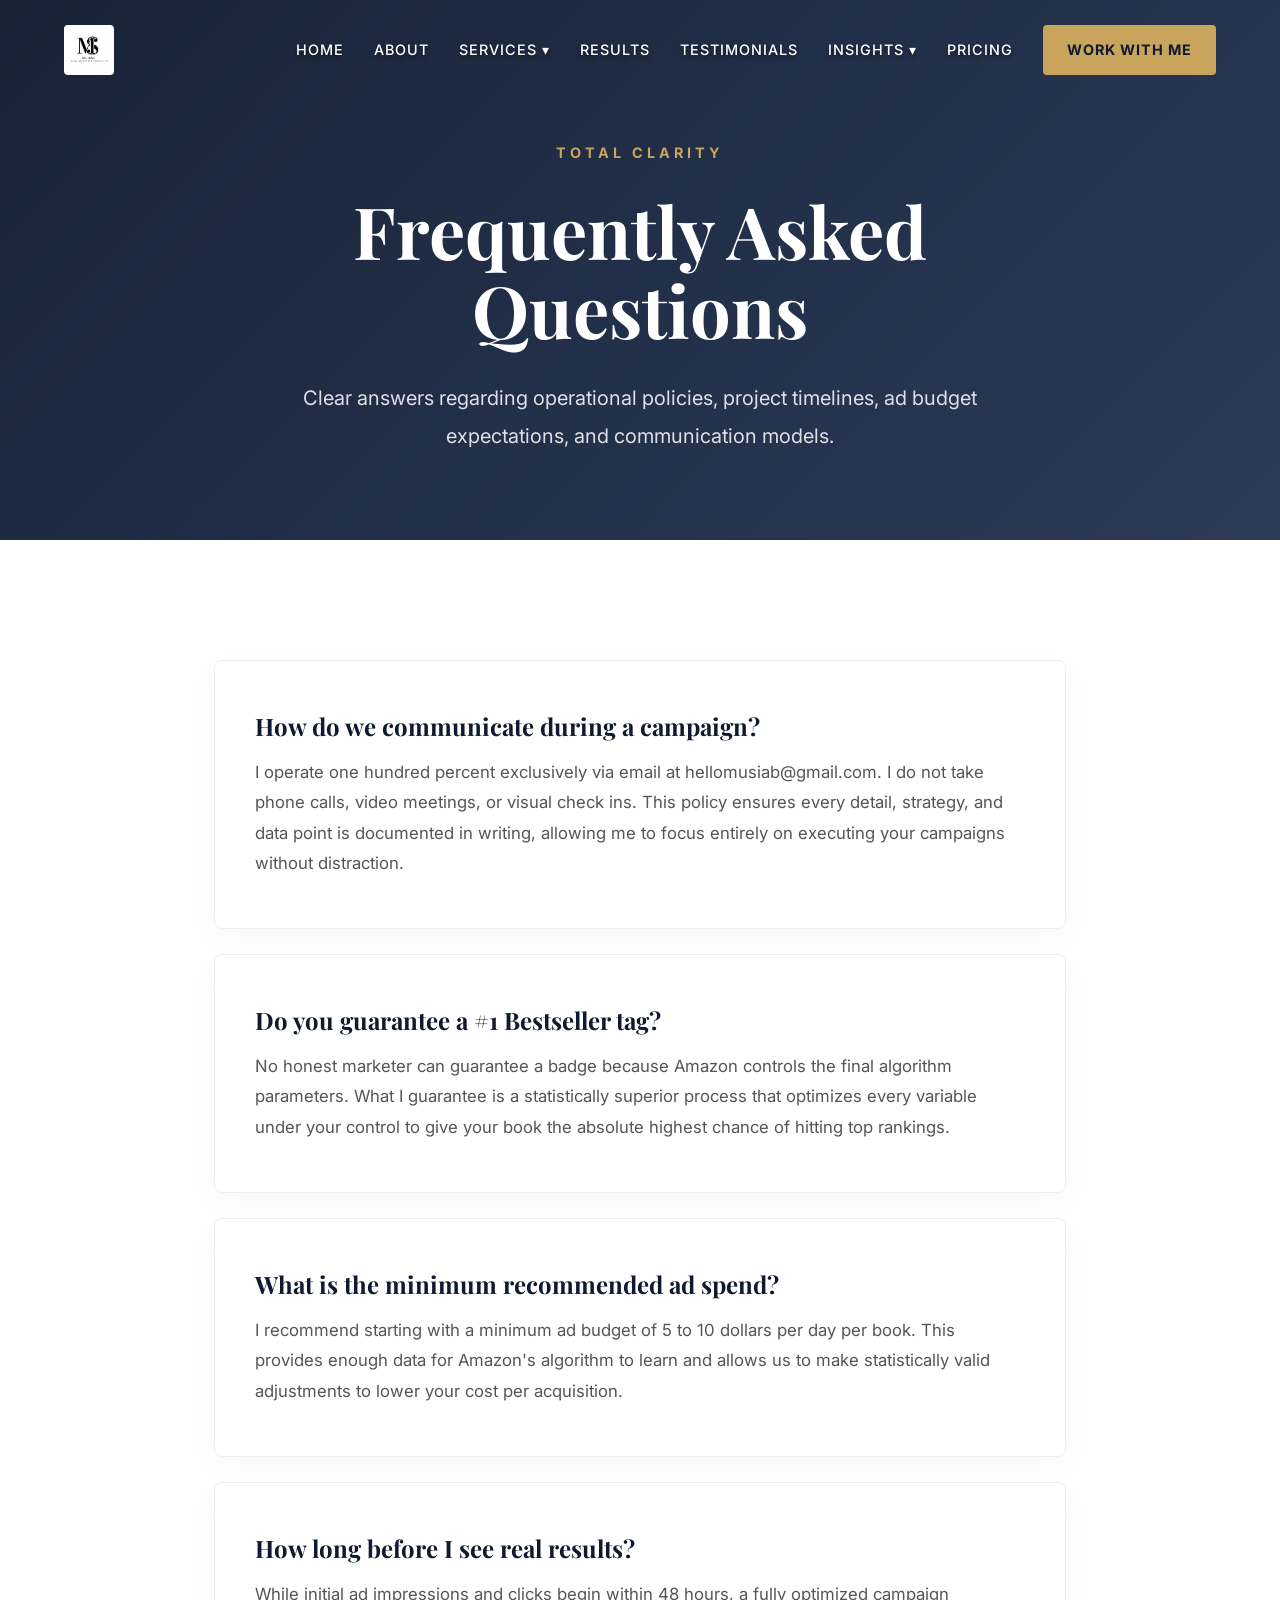
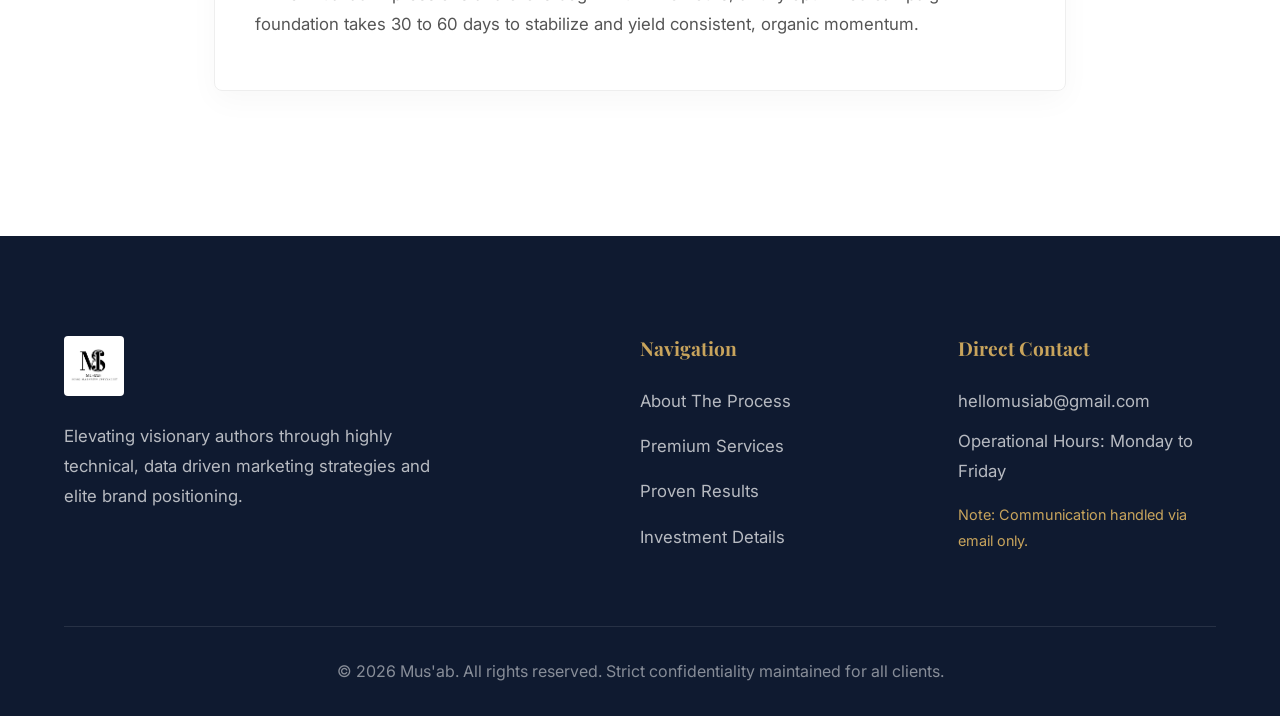
<file: faq.html>
<!DOCTYPE html>
<html lang="en">
<head>
    <meta charset="UTF-8">
    <meta name="viewport" content="width=device-width, initial-scale=1.0">
    <title>Frequently Asked Questions | Mus'ab</title>
    <link rel="preconnect" href="https://fonts.googleapis.com">
    <link rel="preconnect" href="https://fonts.gstatic.com" crossorigin>
    <link href="https://fonts.googleapis.com/css2?family=Playfair+Display:ital,wght@0,400;0,600;0,700;1,400&family=Inter:wght@300;400;500;600;700&display=swap" rel="stylesheet">
    <link rel="stylesheet" href="style.css">
    <link rel="icon" type="image/png" href="Musab.png">
</head>
<body>

    <div id="loader">
        <div class="spinner"></div>
        <div class="loader-text">Loading FAQ</div>
    </div>

    <header class="navbar">
        <div class="container">
            <a href="index.html" class="logo">
                <img src="Musab.png" alt="Mus'ab Brand Logo">
            </a>
            <nav>
                <div class="mobile-toggle">
                    <span></span>
                    <span></span>
                    <span></span>
                </div>
                <ul class="nav-links">
                    <li class="nav-item"><a href="index.html" class="nav-link">Home</a></li>
                    <li class="nav-item"><a href="about.html" class="nav-link">About</a></li>
                    <li class="nav-item has-dropdown">
                        <a href="service.html" class="nav-link">Services ▾</a>
                        <ul class="dropdown-menu">
                            <li><a href="service.html">Amazon Ads Mastery</a></li>
                            <li><a href="service.html">Metadata Overhaul</a></li>
                            <li><a href="service.html">Full Launch Campaigns</a></li>
                            <li><a href="service.html">Brand Strategy</a></li>
                        </ul>
                    </li>
                    <li class="nav-item"><a href="result.html" class="nav-link">Results</a></li>
                    <li class="nav-item"><a href="testimonials.html" class="nav-link">Testimonials</a></li>
                    <li class="nav-item has-dropdown">
                        <a href="resources.html" class="nav-link">Insights ▾</a>
                        <ul class="dropdown-menu">
                            <li><a href="blog.html">Marketing Journal</a></li>
                            <li><a href="resources.html">Free Resources</a></li>
                            <li><a href="faq.html">FAQ</a></li>
                        </ul>
                    </li>
                    <li class="nav-item"><a href="pricing.html" class="nav-link">Pricing</a></li>
                    <li class="nav-item"><a href="contact.html" class="nav-link btn-nav">Work With Me</a></li>
                </ul>
            </nav>
        </div>
    </header>

    <main>
        <section class="hero" style="min-height: 60vh;">
            <div class="container hero-content">
                <span class="gold-subtitle reveal fade-down">Total Clarity</span>
                <h1 class="hero-title reveal fade-up delay-1">Frequently Asked Questions</h1>
                <p class="hero-description reveal fade-up delay-2">Clear answers regarding operational policies, project timelines, ad budget expectations, and communication models.</p>
            </div>
        </section>

        <section class="section">
            <div class="container" style="max-width: 900px;">
                
                <div class="feature-card reveal fade-up delay-1" style="margin-bottom: 25px;">
                    <h3>How do we communicate during a campaign?</h3>
                    <p style="margin-top: 10px; color: var(--text-muted);">I operate one hundred percent exclusively via email at hellomusiab@gmail.com. I do not take phone calls, video meetings, or visual check ins. This policy ensures every detail, strategy, and data point is documented in writing, allowing me to focus entirely on executing your campaigns without distraction.</p>
                </div>

                <div class="feature-card reveal fade-up delay-2" style="margin-bottom: 25px;">
                    <h3>Do you guarantee a #1 Bestseller tag?</h3>
                    <p style="margin-top: 10px; color: var(--text-muted);">No honest marketer can guarantee a badge because Amazon controls the final algorithm parameters. What I guarantee is a statistically superior process that optimizes every variable under your control to give your book the absolute highest chance of hitting top rankings.</p>
                </div>

                <div class="feature-card reveal fade-up delay-3" style="margin-bottom: 25px;">
                    <h3>What is the minimum recommended ad spend?</h3>
                    <p style="margin-top: 10px; color: var(--text-muted);">I recommend starting with a minimum ad budget of 5 to 10 dollars per day per book. This provides enough data for Amazon's algorithm to learn and allows us to make statistically valid adjustments to lower your cost per acquisition.</p>
                </div>

                <div class="feature-card reveal fade-up delay-1" style="margin-bottom: 25px;">
                    <h3>How long before I see real results?</h3>
                    <p style="margin-top: 10px; color: var(--text-muted);">While initial ad impressions and clicks begin within 48 hours, a fully optimized campaign foundation takes 30 to 60 days to stabilize and yield consistent, organic momentum.</p>
                </div>

            </div>
        </section>
    </main>

    <footer class="site-footer">
        <div class="container">
            <div class="footer-grid">
                <div class="footer-brand reveal fade-up">
                    <img src="Musab.png" alt="Mus'ab Logo" class="footer-logo">
                    <p>Elevating visionary authors through highly technical, data driven marketing strategies and elite brand positioning.</p>
                </div>
                
                <div class="footer-links reveal fade-up delay-1">
                    <h4>Navigation</h4>
                    <ul>
                        <li><a href="about.html">About The Process</a></li>
                        <li><a href="service.html">Premium Services</a></li>
                        <li><a href="result.html">Proven Results</a></li>
                        <li><a href="pricing.html">Investment Details</a></li>
                    </ul>
                </div>
                
                <div class="footer-contact reveal fade-up delay-2">
                    <h4>Direct Contact</h4>
                    <a href="mailto:hellomusiab@gmail.com">hellomusiab@gmail.com</a>
                    <p>Operational Hours: Monday to Friday</p>
                    <p style="color: var(--secondary); font-size: 0.9rem; margin-top: 15px;">Note: Communication handled via email only.</p>
                </div>
            </div>
            
            <div class="footer-bottom reveal fade-up delay-3">
                <p>&copy; 2026 Mus'ab. All rights reserved. Strict confidentiality maintained for all clients.</p>
            </div>
        </div>
    </footer>

    <script src="main.js"></script>
</body>
</html>
</file>
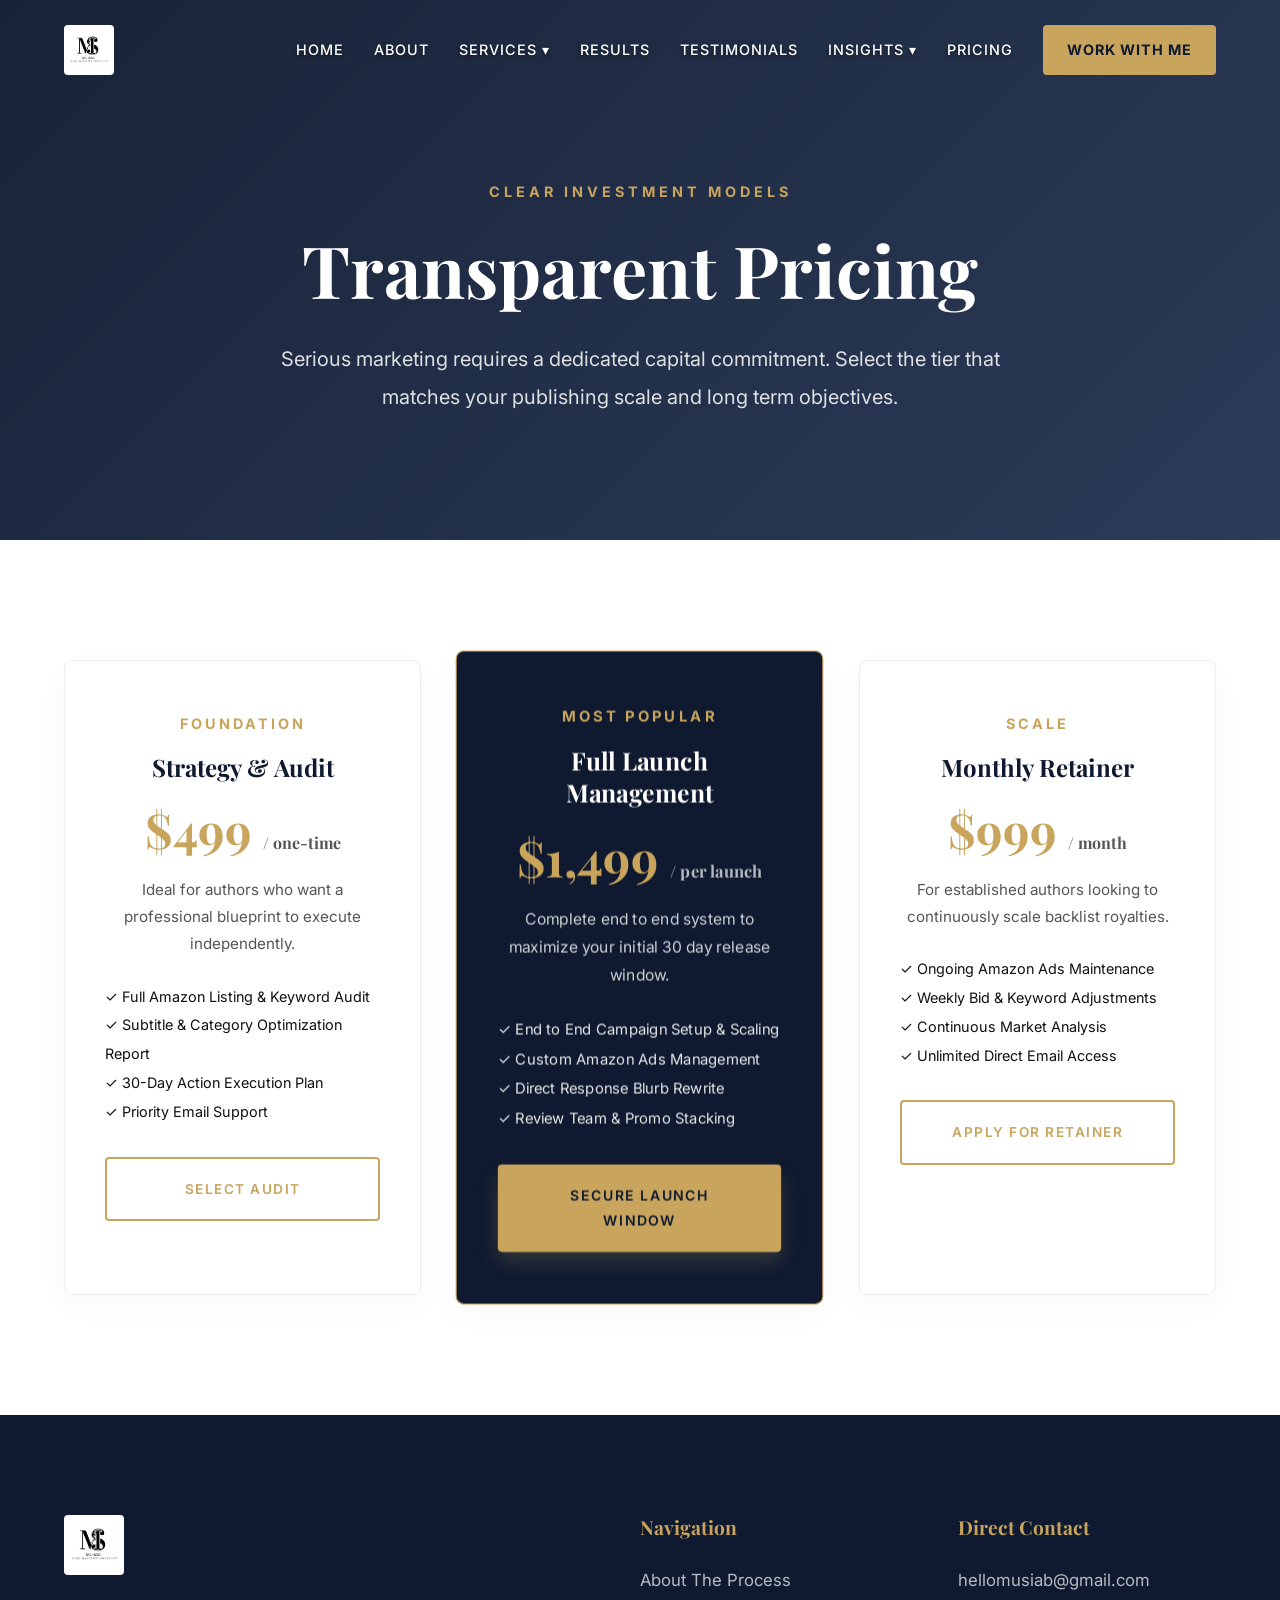
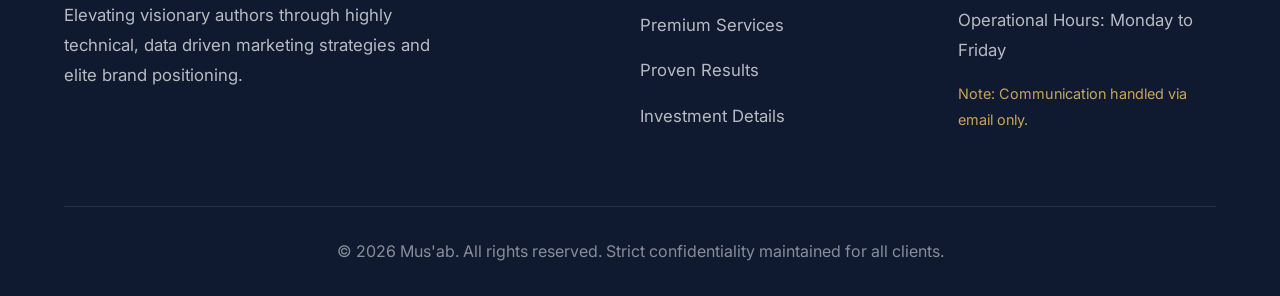
<file: pricing.html>
<!DOCTYPE html>
<html lang="en">
<head>
    <meta charset="UTF-8">
    <meta name="viewport" content="width=device-width, initial-scale=1.0">
    <title>Investment & Pricing | Mus'ab</title>
    <link rel="preconnect" href="https://fonts.googleapis.com">
    <link rel="preconnect" href="https://fonts.gstatic.com" crossorigin>
    <link href="https://fonts.googleapis.com/css2?family=Playfair+Display:ital,wght@0,400;0,600;0,700;1,400&family=Inter:wght@300;400;500;600;700&display=swap" rel="stylesheet">
    <link rel="stylesheet" href="style.css">
    <link rel="icon" type="image/png" href="Musab.png">
</head>
<body>

    <div id="loader">
        <div class="spinner"></div>
        <div class="loader-text">Loading Investment Details</div>
    </div>

    <header class="navbar">
        <div class="container">
            <a href="index.html" class="logo">
                <img src="Musab.png" alt="Mus'ab Brand Logo">
            </a>
            <nav>
                <div class="mobile-toggle">
                    <span></span>
                    <span></span>
                    <span></span>
                </div>
                <ul class="nav-links">
                    <li class="nav-item"><a href="index.html" class="nav-link">Home</a></li>
                    <li class="nav-item"><a href="about.html" class="nav-link">About</a></li>
                    <li class="nav-item has-dropdown">
                        <a href="service.html" class="nav-link">Services ▾</a>
                        <ul class="dropdown-menu">
                            <li><a href="service.html">Amazon Ads Mastery</a></li>
                            <li><a href="service.html">Metadata Overhaul</a></li>
                            <li><a href="service.html">Full Launch Campaigns</a></li>
                            <li><a href="service.html">Brand Strategy</a></li>
                        </ul>
                    </li>
                    <li class="nav-item"><a href="result.html" class="nav-link">Results</a></li>
                    <li class="nav-item"><a href="testimonials.html" class="nav-link">Testimonials</a></li>
                    <li class="nav-item has-dropdown">
                        <a href="resources.html" class="nav-link">Insights ▾</a>
                        <ul class="dropdown-menu">
                            <li><a href="blog.html">Marketing Journal</a></li>
                            <li><a href="resources.html">Free Resources</a></li>
                            <li><a href="faq.html">FAQ</a></li>
                        </ul>
                    </li>
                    <li class="nav-item"><a href="pricing.html" class="nav-link">Pricing</a></li>
                    <li class="nav-item"><a href="contact.html" class="nav-link btn-nav">Work With Me</a></li>
                </ul>
            </nav>
        </div>
    </header>

    <main>
        <section class="hero" style="min-height: 60vh;">
            <div class="container hero-content">
                <span class="gold-subtitle reveal fade-down">Clear Investment Models</span>
                <h1 class="hero-title reveal fade-up delay-1">Transparent Pricing</h1>
                <p class="hero-description reveal fade-up delay-2">Serious marketing requires a dedicated capital commitment. Select the tier that matches your publishing scale and long term objectives.</p>
            </div>
        </section>

        <section class="section">
            <div class="container">
                <div class="grid-3">
                    
                    <div class="feature-card reveal fade-up delay-1" style="text-align: center;">
                        <span class="section-subtitle">Foundation</span>
                        <h3>Strategy & Audit</h3>
                        <h2 style="font-size: 3rem; color: var(--secondary); margin: 15px 0;">$499 <span style="font-size: 1rem; color: var(--text-muted);">/ one-time</span></h2>
                        <p style="margin-bottom: 25px; font-size: 0.95rem;">Ideal for authors who want a professional blueprint to execute independently.</p>
                        <ul style="text-align: left; margin-bottom: 30px; line-height: 2; font-size: 0.9rem;">
                            <li>✓ Full Amazon Listing & Keyword Audit</li>
                            <li>✓ Subtitle & Category Optimization Report</li>
                            <li>✓ 30-Day Action Execution Plan</li>
                            <li>✓ Priority Email Support</li>
                        </ul>
                        <a href="contact.html" class="btn secondary-btn" style="width: 100%;">Select Audit</a>
                    </div>

                    <div class="feature-card reveal fade-up delay-2" style="text-align: center; background: var(--primary-dark); color: #fff; border-color: var(--secondary); transform: scale(1.03);">
                        <span class="section-subtitle" style="color: var(--secondary);">Most Popular</span>
                        <h3 style="color: #fff;">Full Launch Management</h3>
                        <h2 style="font-size: 3rem; color: var(--secondary); margin: 15px 0;">$1,499 <span style="font-size: 1rem; color: rgba(255,255,255,0.7);">/ per launch</span></h2>
                        <p style="margin-bottom: 25px; font-size: 0.95rem; color: rgba(255,255,255,0.8);">Complete end to end system to maximize your initial 30 day release window.</p>
                        <ul style="text-align: left; margin-bottom: 30px; line-height: 2; font-size: 0.9rem; color: rgba(255,255,255,0.9);">
                            <li>✓ End to End Campaign Setup & Scaling</li>
                            <li>✓ Custom Amazon Ads Management</li>
                            <li>✓ Direct Response Blurb Rewrite</li>
                            <li>✓ Review Team & Promo Stacking</li>
                        </ul>
                        <a href="contact.html" class="btn primary-btn" style="width: 100%;">Secure Launch Window</a>
                    </div>

                    <div class="feature-card reveal fade-up delay-3" style="text-align: center;">
                        <span class="section-subtitle">Scale</span>
                        <h3>Monthly Retainer</h3>
                        <h2 style="font-size: 3rem; color: var(--secondary); margin: 15px 0;">$999 <span style="font-size: 1rem; color: var(--text-muted);">/ month</span></h2>
                        <p style="margin-bottom: 25px; font-size: 0.95rem;">For established authors looking to continuously scale backlist royalties.</p>
                        <ul style="text-align: left; margin-bottom: 30px; line-height: 2; font-size: 0.9rem;">
                            <li>✓ Ongoing Amazon Ads Maintenance</li>
                            <li>✓ Weekly Bid & Keyword Adjustments</li>
                            <li>✓ Continuous Market Analysis</li>
                            <li>✓ Unlimited Direct Email Access</li>
                        </ul>
                        <a href="contact.html" class="btn secondary-btn" style="width: 100%;">Apply For Retainer</a>
                    </div>

                </div>
            </div>
        </section>
    </main>

    <footer class="site-footer">
        <div class="container">
            <div class="footer-grid">
                <div class="footer-brand reveal fade-up">
                    <img src="Musab.png" alt="Mus'ab Logo" class="footer-logo">
                    <p>Elevating visionary authors through highly technical, data driven marketing strategies and elite brand positioning.</p>
                </div>
                
                <div class="footer-links reveal fade-up delay-1">
                    <h4>Navigation</h4>
                    <ul>
                        <li><a href="about.html">About The Process</a></li>
                        <li><a href="service.html">Premium Services</a></li>
                        <li><a href="result.html">Proven Results</a></li>
                        <li><a href="pricing.html">Investment Details</a></li>
                    </ul>
                </div>
                
                <div class="footer-contact reveal fade-up delay-2">
                    <h4>Direct Contact</h4>
                    <a href="mailto:hellomusiab@gmail.com">hellomusiab@gmail.com</a>
                    <p>Operational Hours: Monday to Friday</p>
                    <p style="color: var(--secondary); font-size: 0.9rem; margin-top: 15px;">Note: Communication handled via email only.</p>
                </div>
            </div>
            
            <div class="footer-bottom reveal fade-up delay-3">
                <p>&copy; 2026 Mus'ab. All rights reserved. Strict confidentiality maintained for all clients.</p>
            </div>
        </div>
    </footer>

    <script src="main.js"></script>
</body>
</html>
</file>
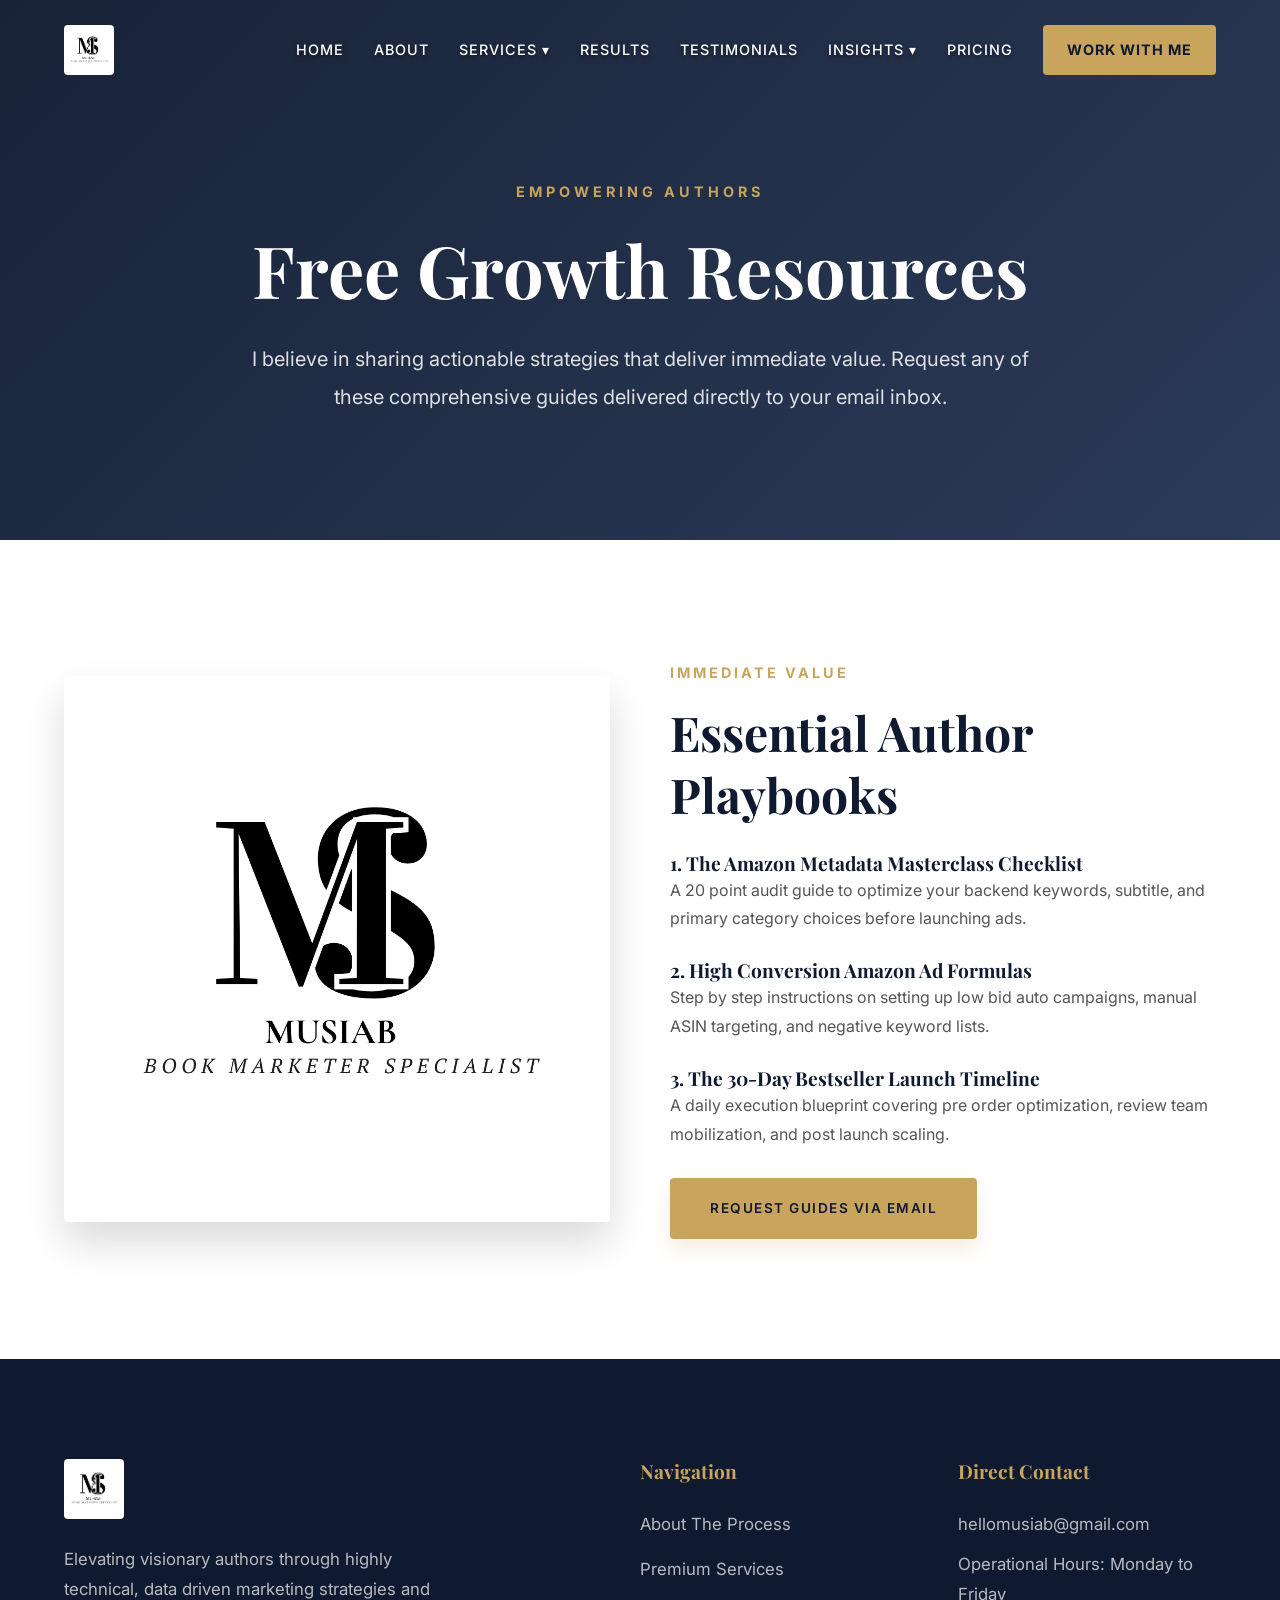
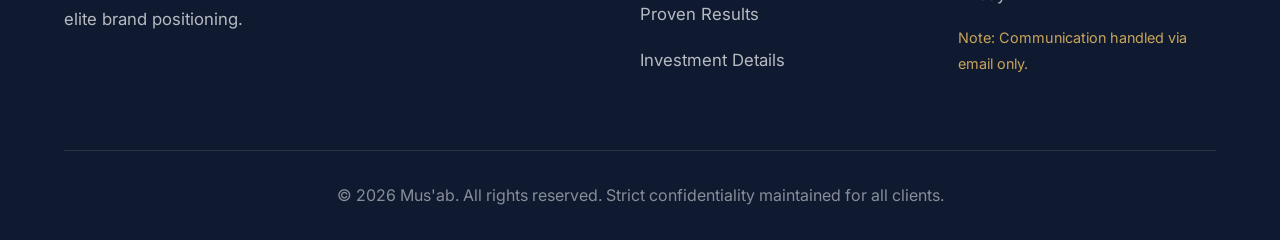
<file: resources.html>
<!DOCTYPE html>
<html lang="en">
<head>
    <meta charset="UTF-8">
    <meta name="viewport" content="width=device-width, initial-scale=1.0">
    <title>Free Growth Resources | Mus'ab</title>
    <link rel="preconnect" href="https://fonts.googleapis.com">
    <link rel="preconnect" href="https://fonts.gstatic.com" crossorigin>
    <link href="https://fonts.googleapis.com/css2?family=Playfair+Display:ital,wght@0,400;0,600;0,700;1,400&family=Inter:wght@300;400;500;600;700&display=swap" rel="stylesheet">
    <link rel="stylesheet" href="style.css">
    <link rel="icon" type="image/png" href="Musab.png">
</head>
<body>

    <div id="loader">
        <div class="spinner"></div>
        <div class="loader-text">Loading Resources</div>
    </div>

    <header class="navbar">
        <div class="container">
            <a href="index.html" class="logo">
                <img src="Musab.png" alt="Mus'ab Brand Logo">
            </a>
            <nav>
                <div class="mobile-toggle">
                    <span></span>
                    <span></span>
                    <span></span>
                </div>
                <ul class="nav-links">
                    <li class="nav-item"><a href="index.html" class="nav-link">Home</a></li>
                    <li class="nav-item"><a href="about.html" class="nav-link">About</a></li>
                    <li class="nav-item has-dropdown">
                        <a href="service.html" class="nav-link">Services ▾</a>
                        <ul class="dropdown-menu">
                            <li><a href="service.html">Amazon Ads Mastery</a></li>
                            <li><a href="service.html">Metadata Overhaul</a></li>
                            <li><a href="service.html">Full Launch Campaigns</a></li>
                            <li><a href="service.html">Brand Strategy</a></li>
                        </ul>
                    </li>
                    <li class="nav-item"><a href="result.html" class="nav-link">Results</a></li>
                    <li class="nav-item"><a href="testimonials.html" class="nav-link">Testimonials</a></li>
                    <li class="nav-item has-dropdown">
                        <a href="resources.html" class="nav-link">Insights ▾</a>
                        <ul class="dropdown-menu">
                            <li><a href="blog.html">Marketing Journal</a></li>
                            <li><a href="resources.html">Free Resources</a></li>
                            <li><a href="faq.html">FAQ</a></li>
                        </ul>
                    </li>
                    <li class="nav-item"><a href="pricing.html" class="nav-link">Pricing</a></li>
                    <li class="nav-item"><a href="contact.html" class="nav-link btn-nav">Work With Me</a></li>
                </ul>
            </nav>
        </div>
    </header>

    <main>
        <section class="hero" style="min-height: 60vh;">
            <div class="container hero-content">
                <span class="gold-subtitle reveal fade-down">Empowering Authors</span>
                <h1 class="hero-title reveal fade-up delay-1">Free Growth Resources</h1>
                <p class="hero-description reveal fade-up delay-2">I believe in sharing actionable strategies that deliver immediate value. Request any of these comprehensive guides delivered directly to your email inbox.</p>
            </div>
        </section>

        <section class="section">
            <div class="container">
                <div class="grid-2">
                    <div class="reveal fade-right">
                        <img src="Musab.png" alt="Resource Materials" style="box-shadow: 0 20px 40px rgba(0,0,0,0.15); border: 10px solid #fff;">
                    </div>
                    <div class="reveal fade-left">
                        <span class="section-subtitle">Immediate Value</span>
                        <h2 class="section-title">Essential Author Playbooks</h2>
                        
                        <div style="margin-bottom: 25px;">
                            <h4 style="font-size: 1.2rem; color: var(--primary-dark);">1. The Amazon Metadata Masterclass Checklist</h4>
                            <p style="color: var(--text-muted);">A 20 point audit guide to optimize your backend keywords, subtitle, and primary category choices before launching ads.</p>
                        </div>

                        <div style="margin-bottom: 25px;">
                            <h4 style="font-size: 1.2rem; color: var(--primary-dark);">2. High Conversion Amazon Ad Formulas</h4>
                            <p style="color: var(--text-muted);">Step by step instructions on setting up low bid auto campaigns, manual ASIN targeting, and negative keyword lists.</p>
                        </div>

                        <div style="margin-bottom: 30px;">
                            <h4 style="font-size: 1.2rem; color: var(--primary-dark);">3. The 30-Day Bestseller Launch Timeline</h4>
                            <p style="color: var(--text-muted);">A daily execution blueprint covering pre order optimization, review team mobilization, and post launch scaling.</p>
                        </div>

                        <a href="mailto:hellomusiab@gmail.com" class="btn primary-btn">Request Guides Via Email</a>
                    </div>
                </div>
            </div>
        </section>
    </main>

    <footer class="site-footer">
        <div class="container">
            <div class="footer-grid">
                <div class="footer-brand reveal fade-up">
                    <img src="Musab.png" alt="Mus'ab Logo" class="footer-logo">
                    <p>Elevating visionary authors through highly technical, data driven marketing strategies and elite brand positioning.</p>
                </div>
                
                <div class="footer-links reveal fade-up delay-1">
                    <h4>Navigation</h4>
                    <ul>
                        <li><a href="about.html">About The Process</a></li>
                        <li><a href="service.html">Premium Services</a></li>
                        <li><a href="result.html">Proven Results</a></li>
                        <li><a href="pricing.html">Investment Details</a></li>
                    </ul>
                </div>
                
                <div class="footer-contact reveal fade-up delay-2">
                    <h4>Direct Contact</h4>
                    <a href="mailto:hellomusiab@gmail.com">hellomusiab@gmail.com</a>
                    <p>Operational Hours: Monday to Friday</p>
                    <p style="color: var(--secondary); font-size: 0.9rem; margin-top: 15px;">Note: Communication handled via email only.</p>
                </div>
            </div>
            
            <div class="footer-bottom reveal fade-up delay-3">
                <p>&copy; 2026 Mus'ab. All rights reserved. Strict confidentiality maintained for all clients.</p>
            </div>
        </div>
    </footer>

    <script src="main.js"></script>
</body>
</html>
</file>
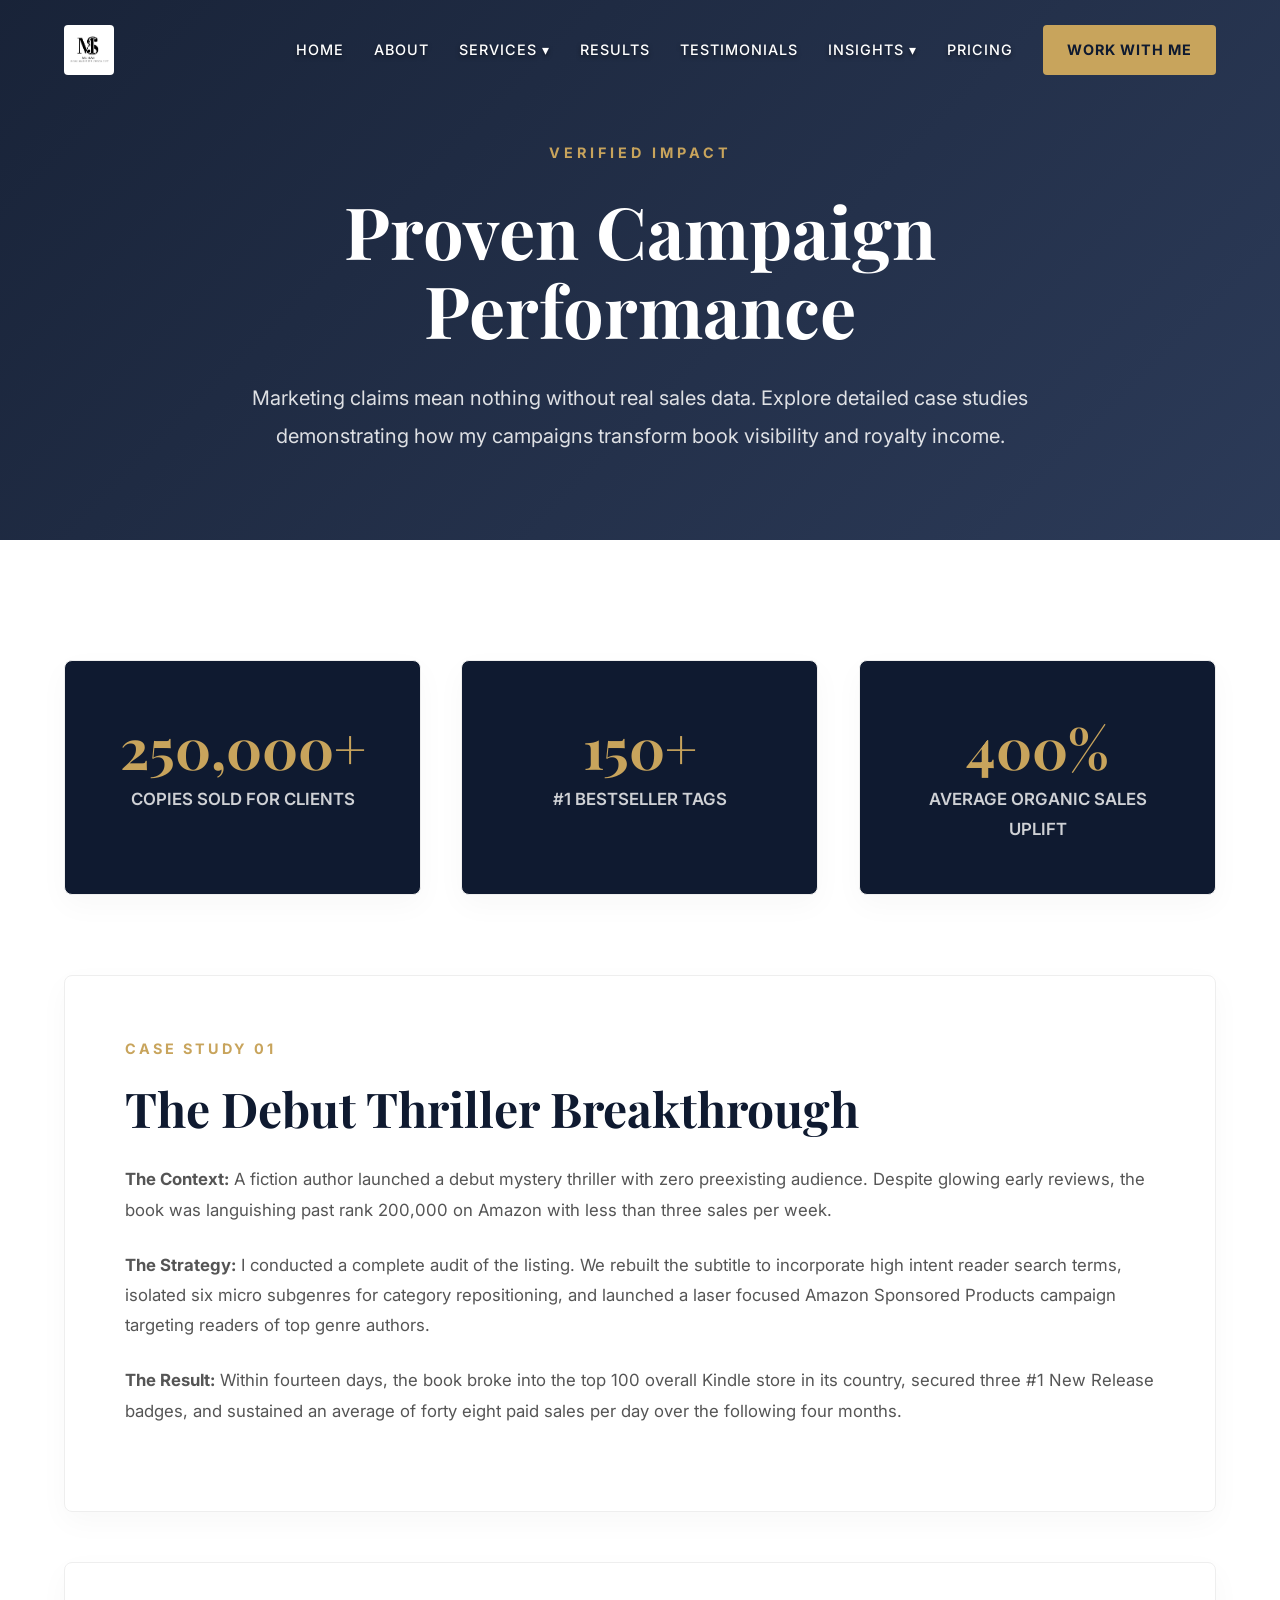
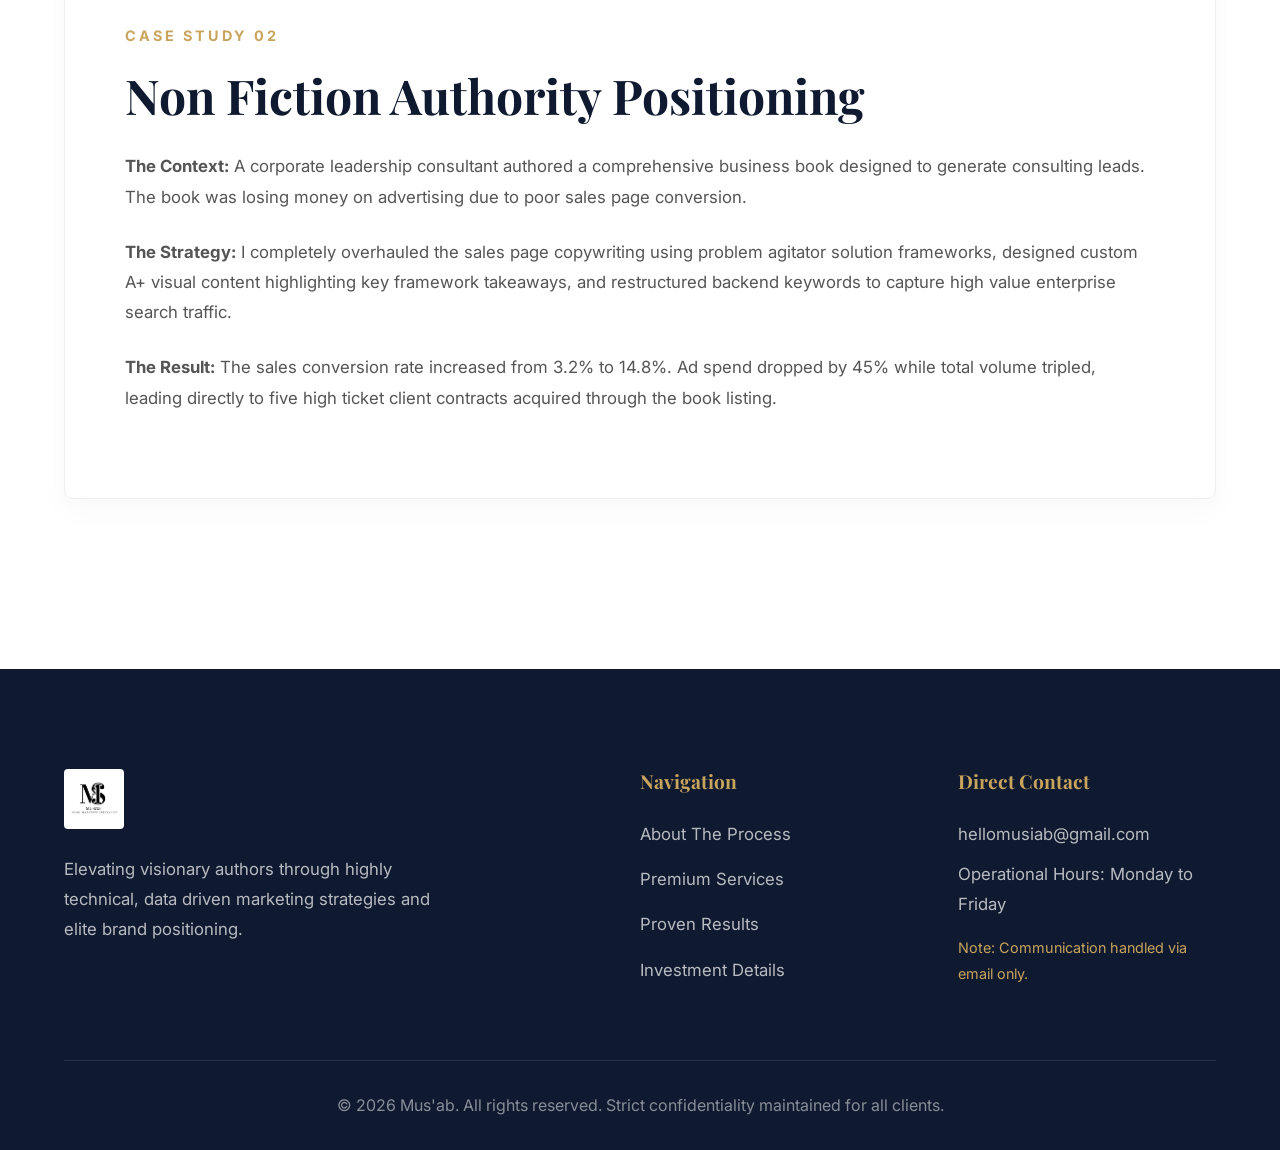
<file: result.html>
<!DOCTYPE html>
<html lang="en">
<head>
    <meta charset="UTF-8">
    <meta name="viewport" content="width=device-width, initial-scale=1.0">
    <title>Results & Case Studies | Mus'ab</title>
    <link rel="preconnect" href="https://fonts.googleapis.com">
    <link rel="preconnect" href="https://fonts.gstatic.com" crossorigin>
    <link href="https://fonts.googleapis.com/css2?family=Playfair+Display:ital,wght@0,400;0,600;0,700;1,400&family=Inter:wght@300;400;500;600;700&display=swap" rel="stylesheet">
    <link rel="stylesheet" href="style.css">
    <link rel="icon" type="image/png" href="Musab.png">
</head>
<body>

    <div id="loader">
        <div class="spinner"></div>
        <div class="loader-text">Loading Case Studies</div>
    </div>

    <header class="navbar">
        <div class="container">
            <a href="index.html" class="logo">
                <img src="Musab.png" alt="Mus'ab Brand Logo">
            </a>
            <nav>
                <div class="mobile-toggle">
                    <span></span>
                    <span></span>
                    <span></span>
                </div>
                <ul class="nav-links">
                    <li class="nav-item"><a href="index.html" class="nav-link">Home</a></li>
                    <li class="nav-item"><a href="about.html" class="nav-link">About</a></li>
                    <li class="nav-item has-dropdown">
                        <a href="service.html" class="nav-link">Services ▾</a>
                        <ul class="dropdown-menu">
                            <li><a href="service.html">Amazon Ads Mastery</a></li>
                            <li><a href="service.html">Metadata Overhaul</a></li>
                            <li><a href="service.html">Full Launch Campaigns</a></li>
                            <li><a href="service.html">Brand Strategy</a></li>
                        </ul>
                    </li>
                    <li class="nav-item"><a href="result.html" class="nav-link">Results</a></li>
                    <li class="nav-item"><a href="testimonials.html" class="nav-link">Testimonials</a></li>
                    <li class="nav-item has-dropdown">
                        <a href="resources.html" class="nav-link">Insights ▾</a>
                        <ul class="dropdown-menu">
                            <li><a href="blog.html">Marketing Journal</a></li>
                            <li><a href="resources.html">Free Resources</a></li>
                            <li><a href="faq.html">FAQ</a></li>
                        </ul>
                    </li>
                    <li class="nav-item"><a href="pricing.html" class="nav-link">Pricing</a></li>
                    <li class="nav-item"><a href="contact.html" class="nav-link btn-nav">Work With Me</a></li>
                </ul>
            </nav>
        </div>
    </header>

    <main>
        <section class="hero" style="min-height: 60vh;">
            <div class="container hero-content">
                <span class="gold-subtitle reveal fade-down">Verified Impact</span>
                <h1 class="hero-title reveal fade-up delay-1">Proven Campaign Performance</h1>
                <p class="hero-description reveal fade-up delay-2">Marketing claims mean nothing without real sales data. Explore detailed case studies demonstrating how my campaigns transform book visibility and royalty income.</p>
            </div>
        </section>

        <!-- STATS HIGHLIGHT -->
        <section class="section">
            <div class="container">
                <div class="grid-3" style="margin-bottom: 80px; text-align: center;">
                    <div class="feature-card reveal fade-up delay-1" style="background: var(--primary-dark); color: #fff;">
                        <h2 style="font-size: 3.5rem; color: var(--secondary);">250,000+</h2>
                        <p style="color: rgba(255,255,255,0.8); text-transform: uppercase; font-weight: 600;">Copies Sold For Clients</p>
                    </div>
                    <div class="feature-card reveal fade-up delay-2" style="background: var(--primary-dark); color: #fff;">
                        <h2 style="font-size: 3.5rem; color: var(--secondary);">150+</h2>
                        <p style="color: rgba(255,255,255,0.8); text-transform: uppercase; font-weight: 600;">#1 Bestseller Tags</p>
                    </div>
                    <div class="feature-card reveal fade-up delay-3" style="background: var(--primary-dark); color: #fff;">
                        <h2 style="font-size: 3.5rem; color: var(--secondary);">400%</h2>
                        <p style="color: rgba(255,255,255,0.8); text-transform: uppercase; font-weight: 600;">Average Organic Sales Uplift</p>
                    </div>
                </div>

                <!-- CASE STUDY 1 -->
                <div class="feature-card reveal fade-up" style="margin-bottom: 50px; padding: 60px;">
                    <span class="section-subtitle">Case Study 01</span>
                    <h2 class="section-title">The Debut Thriller Breakthrough</h2>
                    <p class="text-box"><strong>The Context:</strong> A fiction author launched a debut mystery thriller with zero preexisting audience. Despite glowing early reviews, the book was languishing past rank 200,000 on Amazon with less than three sales per week.</p>
                    <p class="text-box"><strong>The Strategy:</strong> I conducted a complete audit of the listing. We rebuilt the subtitle to incorporate high intent reader search terms, isolated six micro subgenres for category repositioning, and launched a laser focused Amazon Sponsored Products campaign targeting readers of top genre authors.</p>
                    <p class="text-box"><strong>The Result:</strong> Within fourteen days, the book broke into the top 100 overall Kindle store in its country, secured three #1 New Release badges, and sustained an average of forty eight paid sales per day over the following four months.</p>
                </div>

                <!-- CASE STUDY 2 -->
                <div class="feature-card reveal fade-up" style="margin-bottom: 50px; padding: 60px;">
                    <span class="section-subtitle">Case Study 02</span>
                    <h2 class="section-title">Non Fiction Authority Positioning</h2>
                    <p class="text-box"><strong>The Context:</strong> A corporate leadership consultant authored a comprehensive business book designed to generate consulting leads. The book was losing money on advertising due to poor sales page conversion.</p>
                    <p class="text-box"><strong>The Strategy:</strong> I completely overhauled the sales page copywriting using problem agitator solution frameworks, designed custom A+ visual content highlighting key framework takeaways, and restructured backend keywords to capture high value enterprise search traffic.</p>
                    <p class="text-box"><strong>The Result:</strong> The sales conversion rate increased from 3.2% to 14.8%. Ad spend dropped by 45% while total volume tripled, leading directly to five high ticket client contracts acquired through the book listing.</p>
                </div>

            </div>
        </section>
    </main>

    <footer class="site-footer">
        <div class="container">
            <div class="footer-grid">
                <div class="footer-brand reveal fade-up">
                    <img src="Musab.png" alt="Mus'ab Logo" class="footer-logo">
                    <p>Elevating visionary authors through highly technical, data driven marketing strategies and elite brand positioning.</p>
                </div>
                
                <div class="footer-links reveal fade-up delay-1">
                    <h4>Navigation</h4>
                    <ul>
                        <li><a href="about.html">About The Process</a></li>
                        <li><a href="service.html">Premium Services</a></li>
                        <li><a href="result.html">Proven Results</a></li>
                        <li><a href="pricing.html">Investment Details</a></li>
                    </ul>
                </div>
                
                <div class="footer-contact reveal fade-up delay-2">
                    <h4>Direct Contact</h4>
                    <a href="mailto:hellomusiab@gmail.com">hellomusiab@gmail.com</a>
                    <p>Operational Hours: Monday to Friday</p>
                    <p style="color: var(--secondary); font-size: 0.9rem; margin-top: 15px;">Note: Communication handled via email only.</p>
                </div>
            </div>
            
            <div class="footer-bottom reveal fade-up delay-3">
                <p>&copy; 2026 Mus'ab. All rights reserved. Strict confidentiality maintained for all clients.</p>
            </div>
        </div>
    </footer>

    <script src="main.js"></script>
</body>
</html>
</file>
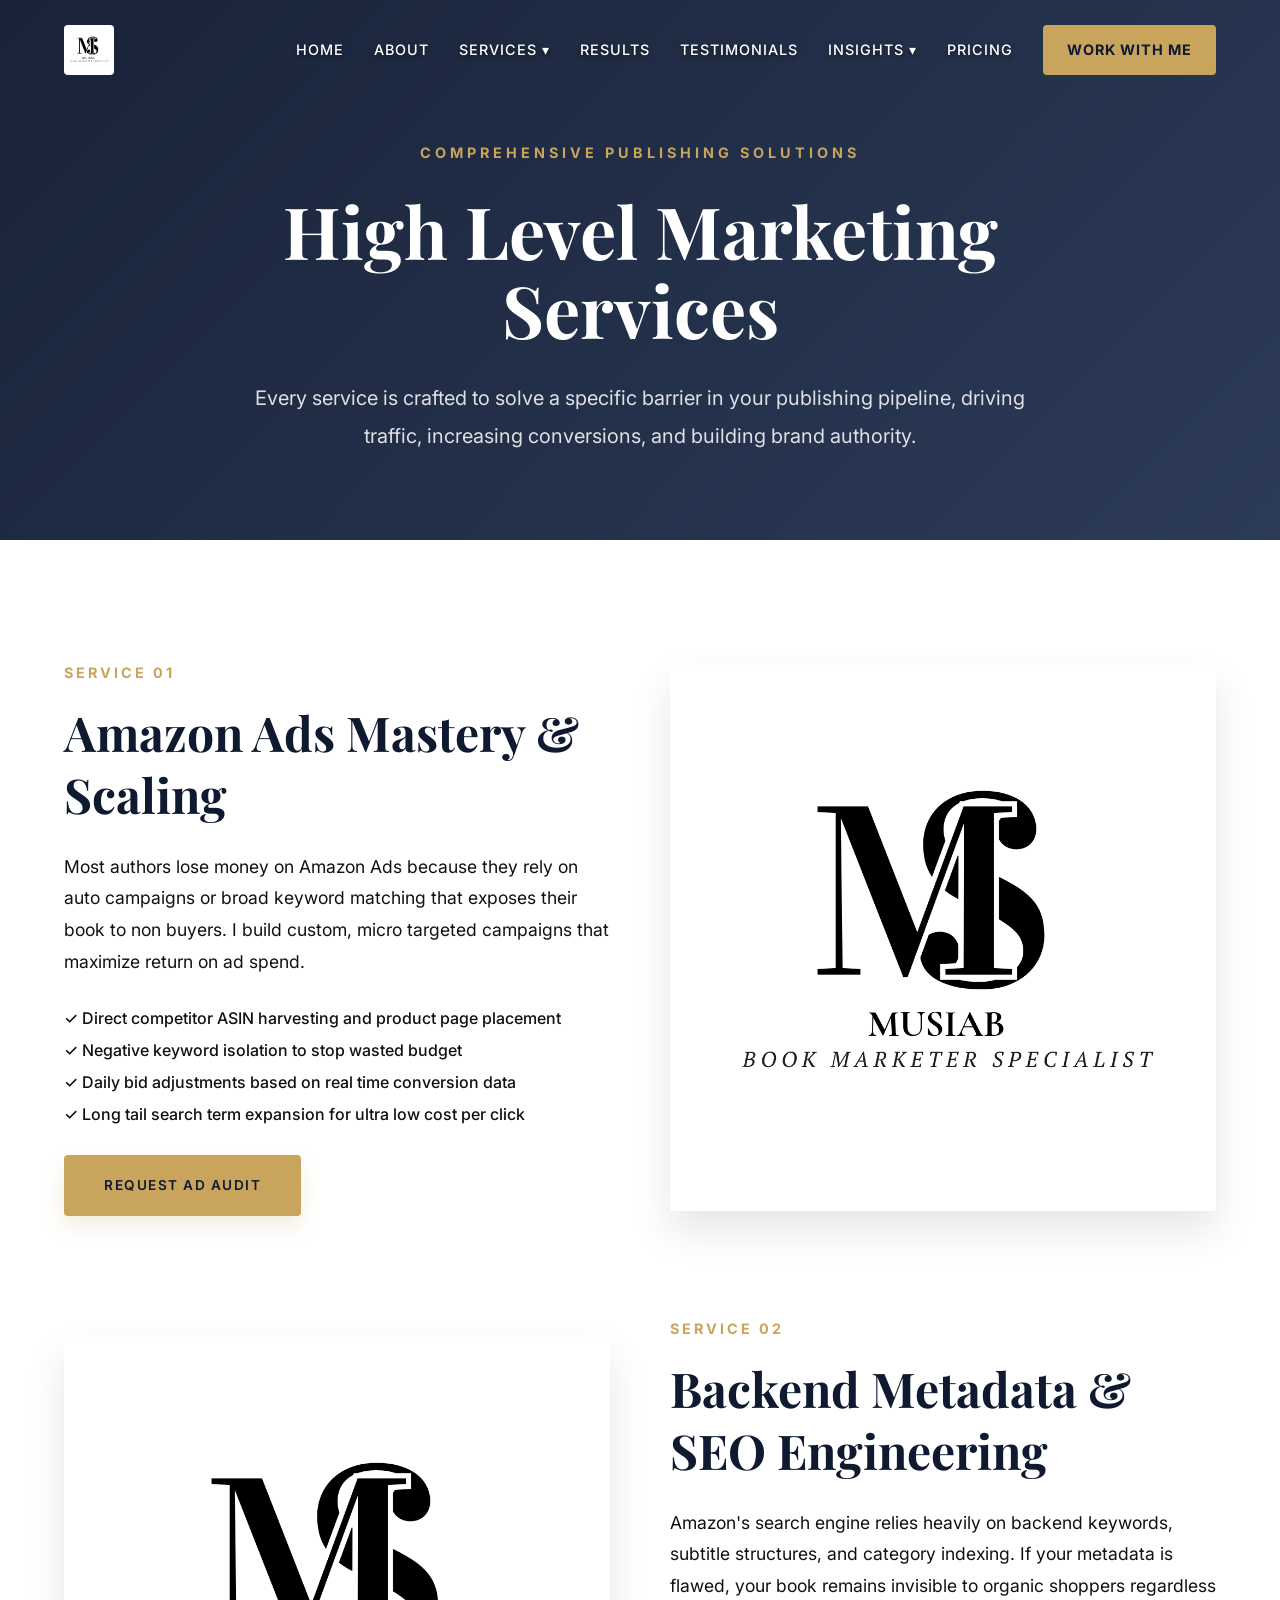
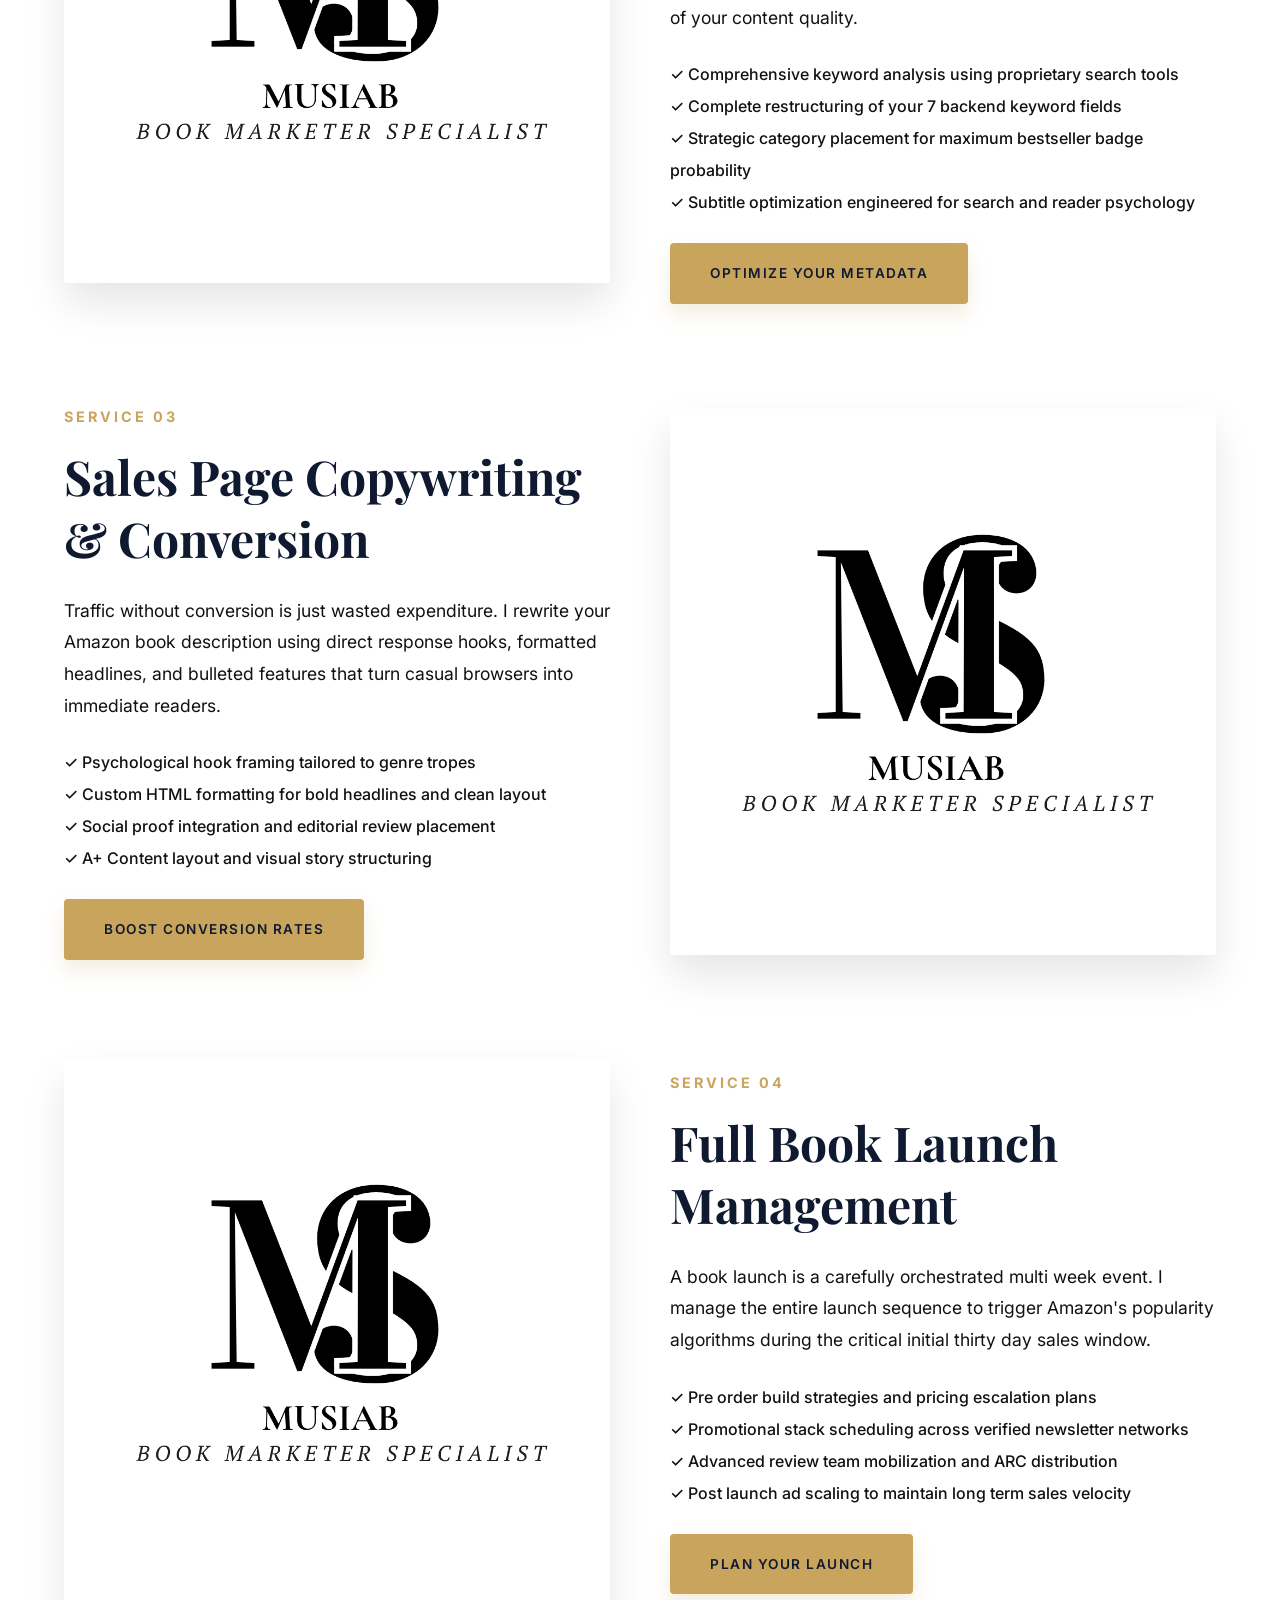
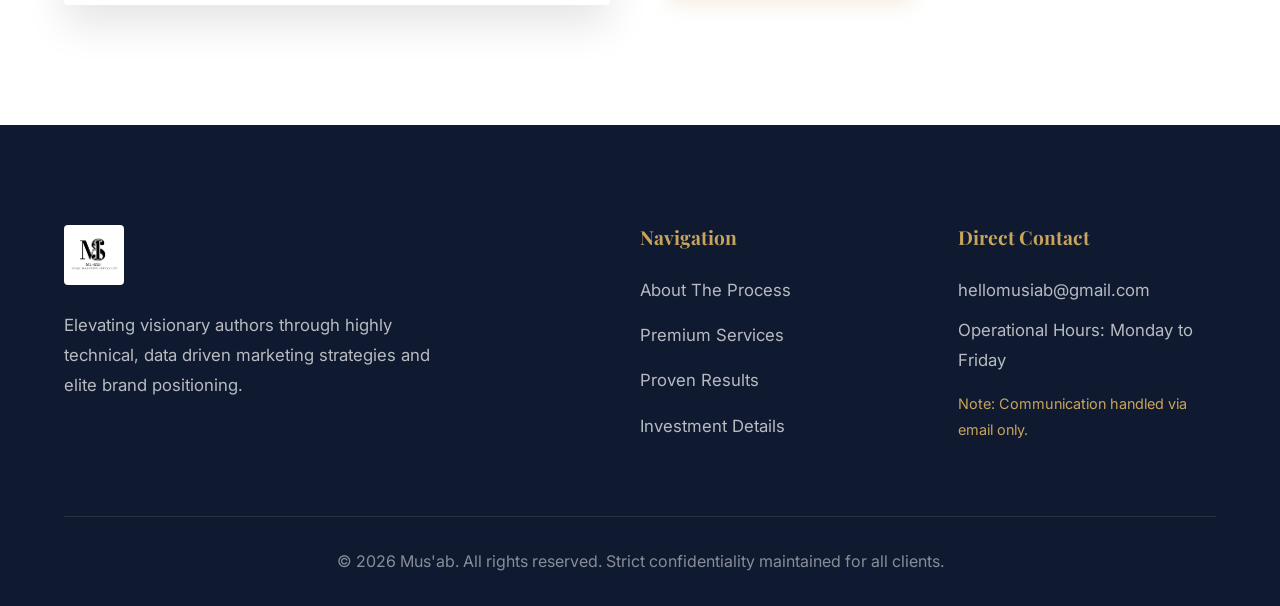
<file: service.html>
<!DOCTYPE html>
<html lang="en">
<head>
    <meta charset="UTF-8">
    <meta name="viewport" content="width=device-width, initial-scale=1.0">
    <title>Services | Mus'ab Book Marketing</title>
    <link rel="preconnect" href="https://fonts.googleapis.com">
    <link rel="preconnect" href="https://fonts.gstatic.com" crossorigin>
    <link href="https://fonts.googleapis.com/css2?family=Playfair+Display:ital,wght@0,400;0,600;0,700;1,400&family=Inter:wght@300;400;500;600;700&display=swap" rel="stylesheet">
    <link rel="stylesheet" href="style.css">
    <link rel="icon" type="image/png" href="Musab.png">
</head>
<body>

    <div id="loader">
        <div class="spinner"></div>
        <div class="loader-text">Loading Premium Services</div>
    </div>

    <header class="navbar">
        <div class="container">
            <a href="index.html" class="logo">
                <img src="Musab.png" alt="Mus'ab Brand Logo">
            </a>
            <nav>
                <div class="mobile-toggle">
                    <span></span>
                    <span></span>
                    <span></span>
                </div>
                <ul class="nav-links">
                    <li class="nav-item"><a href="index.html" class="nav-link">Home</a></li>
                    <li class="nav-item"><a href="about.html" class="nav-link">About</a></li>
                    <li class="nav-item has-dropdown">
                        <a href="service.html" class="nav-link">Services ▾</a>
                        <ul class="dropdown-menu">
                            <li><a href="service.html">Amazon Ads Mastery</a></li>
                            <li><a href="service.html">Metadata Overhaul</a></li>
                            <li><a href="service.html">Full Launch Campaigns</a></li>
                            <li><a href="service.html">Brand Strategy</a></li>
                        </ul>
                    </li>
                    <li class="nav-item"><a href="result.html" class="nav-link">Results</a></li>
                    <li class="nav-item"><a href="testimonials.html" class="nav-link">Testimonials</a></li>
                    <li class="nav-item has-dropdown">
                        <a href="resources.html" class="nav-link">Insights ▾</a>
                        <ul class="dropdown-menu">
                            <li><a href="blog.html">Marketing Journal</a></li>
                            <li><a href="resources.html">Free Resources</a></li>
                            <li><a href="faq.html">FAQ</a></li>
                        </ul>
                    </li>
                    <li class="nav-item"><a href="pricing.html" class="nav-link">Pricing</a></li>
                    <li class="nav-item"><a href="contact.html" class="nav-link btn-nav">Work With Me</a></li>
                </ul>
            </nav>
        </div>
    </header>

    <main>
        <section class="hero" style="min-height: 60vh;">
            <div class="container hero-content">
                <span class="gold-subtitle reveal fade-down">Comprehensive Publishing Solutions</span>
                <h1 class="hero-title reveal fade-up delay-1">High Level Marketing Services</h1>
                <p class="hero-description reveal fade-up delay-2">Every service is crafted to solve a specific barrier in your publishing pipeline, driving traffic, increasing conversions, and building brand authority.</p>
            </div>
        </section>

        <!-- DETAILED SERVICES LIST -->
        <section class="section">
            <div class="container">
                
                <!-- SERVICE 1 -->
                <div class="grid-2 reveal fade-up" style="margin-bottom: 100px;">
                    <div>
                        <span class="section-subtitle">Service 01</span>
                        <h2 class="section-title">Amazon Ads Mastery & Scaling</h2>
                        <p class="text-box">Most authors lose money on Amazon Ads because they rely on auto campaigns or broad keyword matching that exposes their book to non buyers. I build custom, micro targeted campaigns that maximize return on ad spend.</p>
                        <ul style="margin-bottom: 25px; line-height: 2; font-weight: 500;">
                            <li>✓ Direct competitor ASIN harvesting and product page placement</li>
                            <li>✓ Negative keyword isolation to stop wasted budget</li>
                            <li>✓ Daily bid adjustments based on real time conversion data</li>
                            <li>✓ Long tail search term expansion for ultra low cost per click</li>
                        </ul>
                        <a href="contact.html" class="btn primary-btn">Request Ad Audit</a>
                    </div>
                    <div>
                        <img src="Musab.png" alt="Amazon Ads Strategy" style="box-shadow: 0 20px 40px rgba(0,0,0,0.1);">
                    </div>
                </div>

                <!-- SERVICE 2 -->
                <div class="grid-2 reveal fade-up" style="margin-bottom: 100px;">
                    <div>
                        <img src="Musab.png" alt="Metadata Overhaul" style="box-shadow: 0 20px 40px rgba(0,0,0,0.1);">
                    </div>
                    <div>
                        <span class="section-subtitle">Service 02</span>
                        <h2 class="section-title">Backend Metadata & SEO Engineering</h2>
                        <p class="text-box">Amazon's search engine relies heavily on backend keywords, subtitle structures, and category indexing. If your metadata is flawed, your book remains invisible to organic shoppers regardless of your content quality.</p>
                        <ul style="margin-bottom: 25px; line-height: 2; font-weight: 500;">
                            <li>✓ Comprehensive keyword analysis using proprietary search tools</li>
                            <li>✓ Complete restructuring of your 7 backend keyword fields</li>
                            <li>✓ Strategic category placement for maximum bestseller badge probability</li>
                            <li>✓ Subtitle optimization engineered for search and reader psychology</li>
                        </ul>
                        <a href="contact.html" class="btn primary-btn">Optimize Your Metadata</a>
                    </div>
                </div>

                <!-- SERVICE 3 -->
                <div class="grid-2 reveal fade-up" style="margin-bottom: 100px;">
                    <div>
                        <span class="section-subtitle">Service 03</span>
                        <h2 class="section-title">Sales Page Copywriting & Conversion</h2>
                        <p class="text-box">Traffic without conversion is just wasted expenditure. I rewrite your Amazon book description using direct response hooks, formatted headlines, and bulleted features that turn casual browsers into immediate readers.</p>
                        <ul style="margin-bottom: 25px; line-height: 2; font-weight: 500;">
                            <li>✓ Psychological hook framing tailored to genre tropes</li>
                            <li>✓ Custom HTML formatting for bold headlines and clean layout</li>
                            <li>✓ Social proof integration and editorial review placement</li>
                            <li>✓ A+ Content layout and visual story structuring</li>
                        </ul>
                        <a href="contact.html" class="btn primary-btn">Boost Conversion Rates</a>
                    </div>
                    <div>
                        <img src="Musab.png" alt="Sales Page Conversion" style="box-shadow: 0 20px 40px rgba(0,0,0,0.1);">
                    </div>
                </div>

                <!-- SERVICE 4 -->
                <div class="grid-2 reveal fade-up">
                    <div>
                        <img src="Musab.png" alt="Full Book Launch" style="box-shadow: 0 20px 40px rgba(0,0,0,0.1);">
                    </div>
                    <div>
                        <span class="section-subtitle">Service 04</span>
                        <h2 class="section-title">Full Book Launch Management</h2>
                        <p class="text-box">A book launch is a carefully orchestrated multi week event. I manage the entire launch sequence to trigger Amazon's popularity algorithms during the critical initial thirty day sales window.</p>
                        <ul style="margin-bottom: 25px; line-height: 2; font-weight: 500;">
                            <li>✓ Pre order build strategies and pricing escalation plans</li>
                            <li>✓ Promotional stack scheduling across verified newsletter networks</li>
                            <li>✓ Advanced review team mobilization and ARC distribution</li>
                            <li>✓ Post launch ad scaling to maintain long term sales velocity</li>
                        </ul>
                        <a href="contact.html" class="btn primary-btn">Plan Your Launch</a>
                    </div>
                </div>

            </div>
        </section>
    </main>

    <footer class="site-footer">
        <div class="container">
            <div class="footer-grid">
                <div class="footer-brand reveal fade-up">
                    <img src="Musab.png" alt="Mus'ab Logo" class="footer-logo">
                    <p>Elevating visionary authors through highly technical, data driven marketing strategies and elite brand positioning.</p>
                </div>
                
                <div class="footer-links reveal fade-up delay-1">
                    <h4>Navigation</h4>
                    <ul>
                        <li><a href="about.html">About The Process</a></li>
                        <li><a href="service.html">Premium Services</a></li>
                        <li><a href="result.html">Proven Results</a></li>
                        <li><a href="pricing.html">Investment Details</a></li>
                    </ul>
                </div>
                
                <div class="footer-contact reveal fade-up delay-2">
                    <h4>Direct Contact</h4>
                    <a href="mailto:hellomusiab@gmail.com">hellomusiab@gmail.com</a>
                    <p>Operational Hours: Monday to Friday</p>
                    <p style="color: var(--secondary); font-size: 0.9rem; margin-top: 15px;">Note: Communication handled via email only.</p>
                </div>
            </div>
            
            <div class="footer-bottom reveal fade-up delay-3">
                <p>&copy; 2026 Mus'ab. All rights reserved. Strict confidentiality maintained for all clients.</p>
            </div>
        </div>
    </footer>

    <script src="main.js"></script>
</body>
</html>
</file>
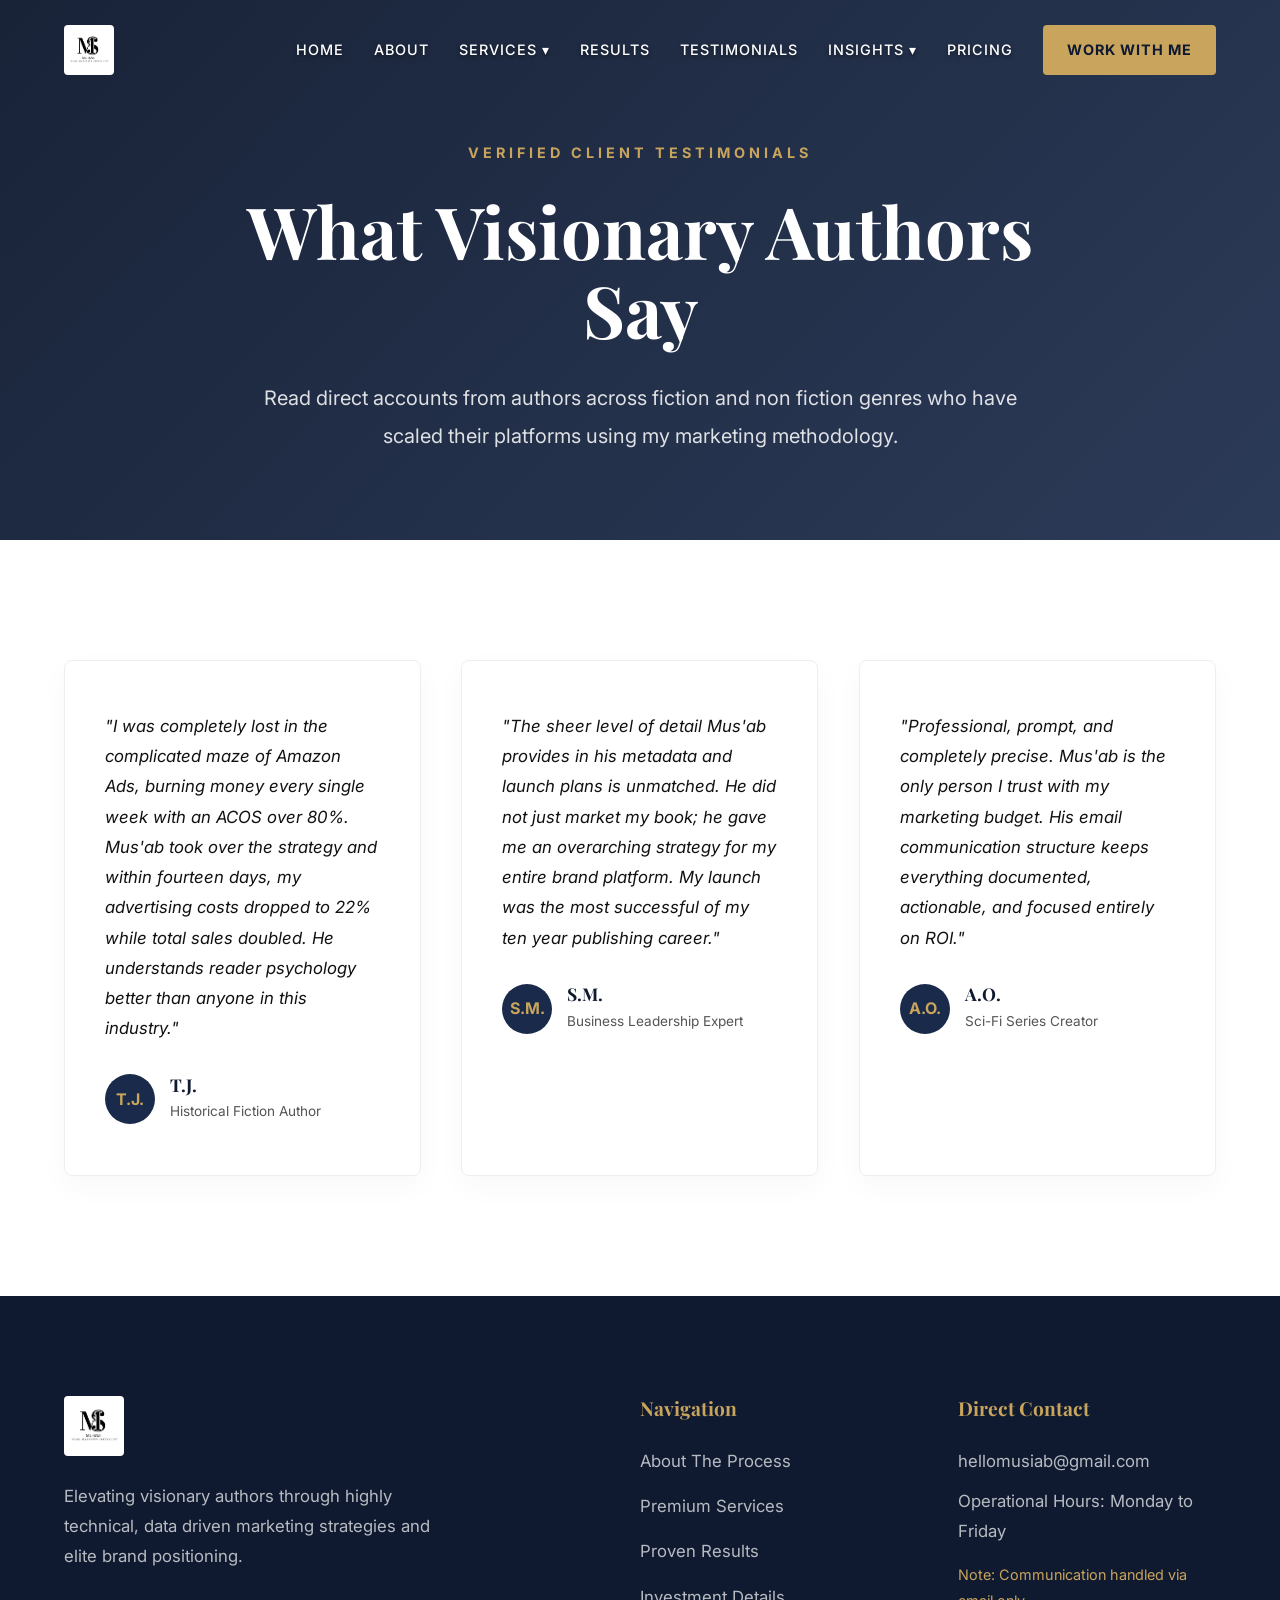
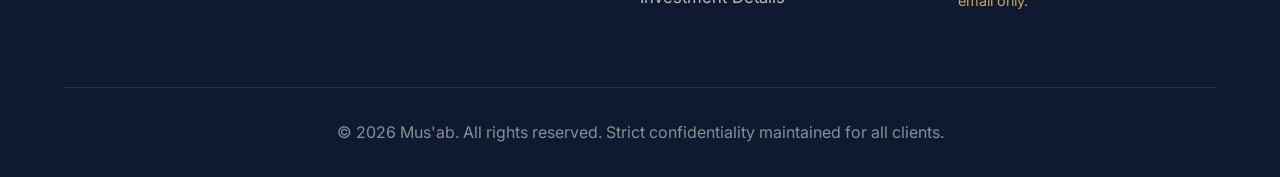
<file: testimonials.html>
<!DOCTYPE html>
<html lang="en">
<head>
    <meta charset="UTF-8">
    <meta name="viewport" content="width=device-width, initial-scale=1.0">
    <title>Client Stories | Mus'ab</title>
    <link rel="preconnect" href="https://fonts.googleapis.com">
    <link rel="preconnect" href="https://fonts.gstatic.com" crossorigin>
    <link href="https://fonts.googleapis.com/css2?family=Playfair+Display:ital,wght@0,400;0,600;0,700;1,400&family=Inter:wght@300;400;500;600;700&display=swap" rel="stylesheet">
    <link rel="stylesheet" href="style.css">
    <link rel="icon" type="image/png" href="Musab.png">
</head>
<body>

    <div id="loader">
        <div class="spinner"></div>
        <div class="loader-text">Loading Client Feedback</div>
    </div>

    <header class="navbar">
        <div class="container">
            <a href="index.html" class="logo">
                <img src="Musab.png" alt="Mus'ab Brand Logo">
            </a>
            <nav>
                <div class="mobile-toggle">
                    <span></span>
                    <span></span>
                    <span></span>
                </div>
                <ul class="nav-links">
                    <li class="nav-item"><a href="index.html" class="nav-link">Home</a></li>
                    <li class="nav-item"><a href="about.html" class="nav-link">About</a></li>
                    <li class="nav-item has-dropdown">
                        <a href="service.html" class="nav-link">Services ▾</a>
                        <ul class="dropdown-menu">
                            <li><a href="service.html">Amazon Ads Mastery</a></li>
                            <li><a href="service.html">Metadata Overhaul</a></li>
                            <li><a href="service.html">Full Launch Campaigns</a></li>
                            <li><a href="service.html">Brand Strategy</a></li>
                        </ul>
                    </li>
                    <li class="nav-item"><a href="result.html" class="nav-link">Results</a></li>
                    <li class="nav-item"><a href="testimonials.html" class="nav-link">Testimonials</a></li>
                    <li class="nav-item has-dropdown">
                        <a href="resources.html" class="nav-link">Insights ▾</a>
                        <ul class="dropdown-menu">
                            <li><a href="blog.html">Marketing Journal</a></li>
                            <li><a href="resources.html">Free Resources</a></li>
                            <li><a href="faq.html">FAQ</a></li>
                        </ul>
                    </li>
                    <li class="nav-item"><a href="pricing.html" class="nav-link">Pricing</a></li>
                    <li class="nav-item"><a href="contact.html" class="nav-link btn-nav">Work With Me</a></li>
                </ul>
            </nav>
        </div>
    </header>

    <main>
        <section class="hero" style="min-height: 60vh;">
            <div class="container hero-content">
                <span class="gold-subtitle reveal fade-down">Verified Client Testimonials</span>
                <h1 class="hero-title reveal fade-up delay-1">What Visionary Authors Say</h1>
                <p class="hero-description reveal fade-up delay-2">Read direct accounts from authors across fiction and non fiction genres who have scaled their platforms using my marketing methodology.</p>
            </div>
        </section>

        <!-- TESTIMONIALS GRID -->
        <section class="section">
            <div class="container">
                <div class="grid-3">
                    
                    <div class="feature-card reveal fade-up delay-1" style="position: relative;">
                        <p style="font-style: italic; font-size: 1.05rem; margin-bottom: 30px; color: var(--text-dark);">"I was completely lost in the complicated maze of Amazon Ads, burning money every single week with an ACOS over 80%. Mus'ab took over the strategy and within fourteen days, my advertising costs dropped to 22% while total sales doubled. He understands reader psychology better than anyone in this industry."</p>
                        <div style="display: flex; align-items: center; gap: 15px;">
                            <div style="width: 50px; height: 50px; background: var(--primary); color: var(--secondary); border-radius: 50%; display: flex; align-items: center; justify-content: center; font-weight: 700;">T.J.</div>
                            <div>
                                <h4 style="font-size: 1.1rem; margin: 0;">T.J.</h4>
                                <span style="font-size: 0.85rem; color: var(--text-muted);">Historical Fiction Author</span>
                            </div>
                        </div>
                    </div>

                    <div class="feature-card reveal fade-up delay-2" style="position: relative;">
                        <p style="font-style: italic; font-size: 1.05rem; margin-bottom: 30px; color: var(--text-dark);">"The sheer level of detail Mus'ab provides in his metadata and launch plans is unmatched. He did not just market my book; he gave me an overarching strategy for my entire brand platform. My launch was the most successful of my ten year publishing career."</p>
                        <div style="display: flex; align-items: center; gap: 15px;">
                            <div style="width: 50px; height: 50px; background: var(--primary); color: var(--secondary); border-radius: 50%; display: flex; align-items: center; justify-content: center; font-weight: 700;">S.M.</div>
                            <div>
                                <h4 style="font-size: 1.1rem; margin: 0;">S.M.</h4>
                                <span style="font-size: 0.85rem; color: var(--text-muted);">Business Leadership Expert</span>
                            </div>
                        </div>
                    </div>

                    <div class="feature-card reveal fade-up delay-3" style="position: relative;">
                        <p style="font-style: italic; font-size: 1.05rem; margin-bottom: 30px; color: var(--text-dark);">"Professional, prompt, and completely precise. Mus'ab is the only person I trust with my marketing budget. His email communication structure keeps everything documented, actionable, and focused entirely on ROI."</p>
                        <div style="display: flex; align-items: center; gap: 15px;">
                            <div style="width: 50px; height: 50px; background: var(--primary); color: var(--secondary); border-radius: 50%; display: flex; align-items: center; justify-content: center; font-weight: 700;">A.O.</div>
                            <div>
                                <h4 style="font-size: 1.1rem; margin: 0;">A.O.</h4>
                                <span style="font-size: 0.85rem; color: var(--text-muted);">Sci-Fi Series Creator</span>
                            </div>
                        </div>
                    </div>

                </div>
            </div>
        </section>
    </main>

    <footer class="site-footer">
        <div class="container">
            <div class="footer-grid">
                <div class="footer-brand reveal fade-up">
                    <img src="Musab.png" alt="Mus'ab Logo" class="footer-logo">
                    <p>Elevating visionary authors through highly technical, data driven marketing strategies and elite brand positioning.</p>
                </div>
                
                <div class="footer-links reveal fade-up delay-1">
                    <h4>Navigation</h4>
                    <ul>
                        <li><a href="about.html">About The Process</a></li>
                        <li><a href="service.html">Premium Services</a></li>
                        <li><a href="result.html">Proven Results</a></li>
                        <li><a href="pricing.html">Investment Details</a></li>
                    </ul>
                </div>
                
                <div class="footer-contact reveal fade-up delay-2">
                    <h4>Direct Contact</h4>
                    <a href="mailto:hellomusiab@gmail.com">hellomusiab@gmail.com</a>
                    <p>Operational Hours: Monday to Friday</p>
                    <p style="color: var(--secondary); font-size: 0.9rem; margin-top: 15px;">Note: Communication handled via email only.</p>
                </div>
            </div>
            
            <div class="footer-bottom reveal fade-up delay-3">
                <p>&copy; 2026 Mus'ab. All rights reserved. Strict confidentiality maintained for all clients.</p>
            </div>
        </div>
    </footer>

    <script src="main.js"></script>
</body>
</html>
</file>
<file: style.css>
/* ==========================================
   MUS'AB PREMIUM BOOK MARKETING - MULTI-PAGE
   Theme: Navy Blue, Brushed Gold, Warm Cream
========================================== */

:root {
    --primary: #1a2a4a;
    --primary-light: #2d4a7a;
    --primary-dark: #0f1a30;
    --secondary: #c8a45c;
    --secondary-light: #e0c882;
    --accent: #3a7ca5;
    --off-white: #f8f6f2;
    --white: #ffffff;
    --text-dark: #111111;
    --text-muted: #555555;
    --font-heading: 'Playfair Display', serif;
    --font-body: 'Inter', sans-serif;
    --transition: all 0.4s cubic-bezier(0.25, 1, 0.5, 1);
}

/* Reset */
* { margin: 0; padding: 0; box-sizing: border-box; }
html { scroll-behavior: smooth; font-size: 16px; }
body { font-family: var(--font-body); color: var(--text-dark); background-color: var(--white); line-height: 1.8; overflow-x: hidden; }
.container { max-width: 1200px; margin: 0 auto; padding: 0 24px; }
h1, h2, h3, h4 { font-family: var(--font-heading); color: var(--primary-dark); line-height: 1.3; }
ul { list-style: none; }
a { text-decoration: none; color: inherit; transition: var(--transition); }
img { max-width: 100%; display: block; border-radius: 4px; }
.section { padding: 120px 0; position: relative; z-index: 1; }
.alt-bg { background-color: var(--off-white); }

/* Buttons */
.btn { display: inline-block; padding: 18px 40px; font-weight: 600; text-transform: uppercase; letter-spacing: 1.5px; font-size: 0.85rem; border-radius: 4px; cursor: pointer; border: none; transition: var(--transition); }
.primary-btn { background: var(--secondary); color: var(--primary-dark); box-shadow: 0 10px 20px rgba(200, 164, 92, 0.2); }
.primary-btn:hover { background: var(--secondary-light); transform: translateY(-5px); box-shadow: 0 15px 30px rgba(200, 164, 92, 0.4); }
.secondary-btn { background: transparent; border: 2px solid var(--secondary); color: var(--secondary); }
.secondary-btn:hover { background: var(--secondary); color: var(--primary-dark); transform: translateY(-5px); }

/* Global Animations (Triggered by JS) */
.reveal { opacity: 0; transition: all 1s cubic-bezier(0.16, 1, 0.3, 1); will-change: transform, opacity; }
.reveal.fade-up { transform: translateY(60px); }
.reveal.fade-down { transform: translateY(-60px); }
.reveal.fade-left { transform: translateX(60px); }
.reveal.fade-right { transform: translateX(-60px); }
.reveal.zoom-in { transform: scale(0.8); }
.reveal.active { opacity: 1; transform: translate(0, 0) scale(1); }
.delay-1 { transition-delay: 0.2s; }
.delay-2 { transition-delay: 0.4s; }
.delay-3 { transition-delay: 0.6s; }

/* Page Loader */
#loader { position: fixed; top: 0; left: 0; width: 100vw; height: 100vh; background: var(--primary-dark); display: flex; flex-direction: column; justify-content: center; align-items: center; z-index: 99999; transition: opacity 0.8s ease; }
.spinner { width: 70px; height: 70px; border: 4px solid rgba(200, 164, 92, 0.2); border-top: 4px solid var(--secondary); border-radius: 50%; animation: spin 1s linear infinite; margin-bottom: 20px; }
.loader-text { color: var(--secondary); font-family: var(--font-heading); font-size: 1.2rem; letter-spacing: 2px; text-transform: uppercase; }
@keyframes spin { 100% { transform: rotate(360deg); } }

/* Floating Background Shapes */
.floating-shape { position: absolute; z-index: 0; border-radius: 50%; filter: blur(90px); pointer-events: none; }
.shape-1 { width: 400px; height: 400px; background: rgba(200, 164, 92, 0.1); top: 10%; left: -100px; animation: float 15s infinite alternate; }
.shape-2 { width: 500px; height: 500px; background: rgba(26, 42, 74, 0.08); bottom: 10%; right: -150px; animation: float 20s infinite alternate-reverse; }
@keyframes float { 100% { transform: translateY(-40px) rotate(10deg); } }

/* Multi-Page Navigation (Fixed Dropdowns) */
.navbar { position: fixed; top: 0; left: 0; width: 100%; padding: 25px 0; z-index: 9000; transition: var(--transition); }
.navbar.scrolled { background: rgba(15, 26, 48, 0.98); backdrop-filter: blur(10px); padding: 15px 0; box-shadow: 0 10px 30px rgba(0,0,0,0.2); }
.navbar .container { display: flex; justify-content: space-between; align-items: center; }
.logo img { height: 50px; width: auto; }
.nav-links { display: flex; align-items: center; gap: 30px; }
.nav-item { position: relative; }
.nav-link { color: var(--white); font-weight: 500; font-size: 0.9rem; letter-spacing: 1px; padding: 10px 0; text-transform: uppercase; display: inline-block; }
.navbar:not(.scrolled) .nav-link { text-shadow: 0 2px 4px rgba(0,0,0,0.5); }
.nav-link:hover { color: var(--secondary); }

/* Dropdown Logic - Unbreakable */
.has-dropdown .dropdown-menu { position: absolute; top: 100%; left: 0; background: var(--primary-dark); min-width: 250px; padding: 15px 0; border-radius: 0 0 6px 6px; box-shadow: 0 15px 40px rgba(0,0,0,0.3); border-top: 3px solid var(--secondary); opacity: 0; visibility: hidden; transform: translateY(20px); transition: var(--transition); z-index: 9999; }
.has-dropdown:hover .dropdown-menu { opacity: 1; visibility: visible; transform: translateY(0); }
.dropdown-menu li { display: block; }
.dropdown-menu li a { display: block; padding: 12px 25px; color: var(--white); font-size: 0.9rem; border-bottom: 1px solid rgba(255,255,255,0.05); }
.dropdown-menu li:last-child a { border-bottom: none; }
.dropdown-menu li a:hover { background: rgba(200, 164, 92, 0.15); color: var(--secondary); padding-left: 32px; }
.btn-nav { background: var(--secondary); color: var(--primary-dark) !important; padding: 12px 24px; border-radius: 4px; font-weight: 700; text-shadow: none !important; }
.btn-nav:hover { background: var(--secondary-light); color: var(--primary-dark); transform: translateY(-3px); }

/* Mobile Menu */
.mobile-toggle { display: none; flex-direction: column; gap: 6px; cursor: pointer; z-index: 9999; }
.mobile-toggle span { width: 30px; height: 3px; background: var(--white); transition: var(--transition); }

/* Hero Sections */
.hero { min-height: 100vh; background: linear-gradient(135deg, rgba(15, 26, 48, 0.96), rgba(26, 42, 74, 0.92)); display: flex; align-items: center; justify-content: center; text-align: center; padding-top: 100px; }
.hero-content { max-width: 900px; padding: 0 20px; }
.gold-subtitle { display: block; color: var(--secondary); font-weight: 700; text-transform: uppercase; letter-spacing: 4px; font-size: 0.9rem; margin-bottom: 25px; }
.hero-title { font-size: 4.5rem; color: var(--white); margin-bottom: 30px; line-height: 1.1; }
.hero-description { font-size: 1.25rem; color: rgba(255, 255, 255, 0.85); margin-bottom: 45px; max-width: 800px; margin-left: auto; margin-right: auto; line-height: 1.9; }

/* Typography & Layouts */
.section-header { text-align: center; max-width: 800px; margin: 0 auto 80px; }
.section-subtitle { color: var(--secondary); text-transform: uppercase; letter-spacing: 3px; font-weight: 700; font-size: 0.9rem; display: block; margin-bottom: 15px; }
.section-title { font-size: 3rem; margin-bottom: 25px; color: var(--primary-dark); }
.section-description { font-size: 1.15rem; color: var(--text-muted); }
.text-box { margin-bottom: 25px; font-size: 1.1rem; }

/* Grid Layouts */
.grid-2 { display: grid; grid-template-columns: 1fr 1fr; gap: 60px; align-items: center; }
.grid-3 { display: grid; grid-template-columns: repeat(3, 1fr); gap: 40px; }

/* Features & Cards */
.feature-card { background: var(--white); padding: 50px 40px; border-radius: 8px; border: 1px solid #eee; box-shadow: 0 10px 30px rgba(0,0,0,0.03); transition: var(--transition); }
.feature-card:hover { transform: translateY(-15px); box-shadow: 0 20px 50px rgba(0,0,0,0.1); border-color: var(--secondary); }
.feature-icon { font-size: 3rem; color: var(--secondary); margin-bottom: 25px; font-family: var(--font-heading); font-weight: 700; }
.feature-card h3 { font-size: 1.5rem; margin-bottom: 15px; }
.feature-card p { color: var(--text-muted); font-size: 1.05rem; }

/* Footer */
.site-footer { background: var(--primary-dark); color: var(--white); padding: 100px 0 30px; }
.footer-grid { display: grid; grid-template-columns: 2fr 1fr 1fr; gap: 60px; margin-bottom: 60px; }
.footer-logo { height: 60px; margin-bottom: 25px; }
.footer-brand p { color: rgba(255,255,255,0.7); max-width: 400px; font-size: 1.05rem; }
.footer-links h4, .footer-contact h4 { color: var(--secondary); font-size: 1.2rem; margin-bottom: 25px; }
.footer-links ul li { margin-bottom: 15px; }
.footer-links ul li a { color: rgba(255,255,255,0.7); font-size: 1.05rem; }
.footer-links ul li a:hover { color: var(--secondary-light); padding-left: 10px; }
.footer-contact p, .footer-contact a { display: block; color: rgba(255,255,255,0.7); font-size: 1.05rem; margin-bottom: 10px; }
.footer-contact a:hover { color: var(--secondary); }
.footer-bottom { border-top: 1px solid rgba(255,255,255,0.1); padding-top: 30px; text-align: center; color: rgba(255,255,255,0.5); }

/* Responsive */
@media (max-width: 992px) {
    .grid-2, .grid-3, .footer-grid { grid-template-columns: 1fr; }
    .hero-title { font-size: 3rem; }
    .mobile-toggle { display: flex; }
    .nav-links { position: fixed; top: 0; right: -100%; width: 85%; max-width: 400px; height: 100vh; background: var(--primary-dark); flex-direction: column; justify-content: center; padding: 50px; transition: right 0.5s ease; }
    .nav-links.active { right: 0; }
    .has-dropdown .dropdown-menu { position: static; opacity: 1; visibility: visible; transform: none; background: transparent; box-shadow: none; border: none; padding-left: 20px; }
}
</file>
